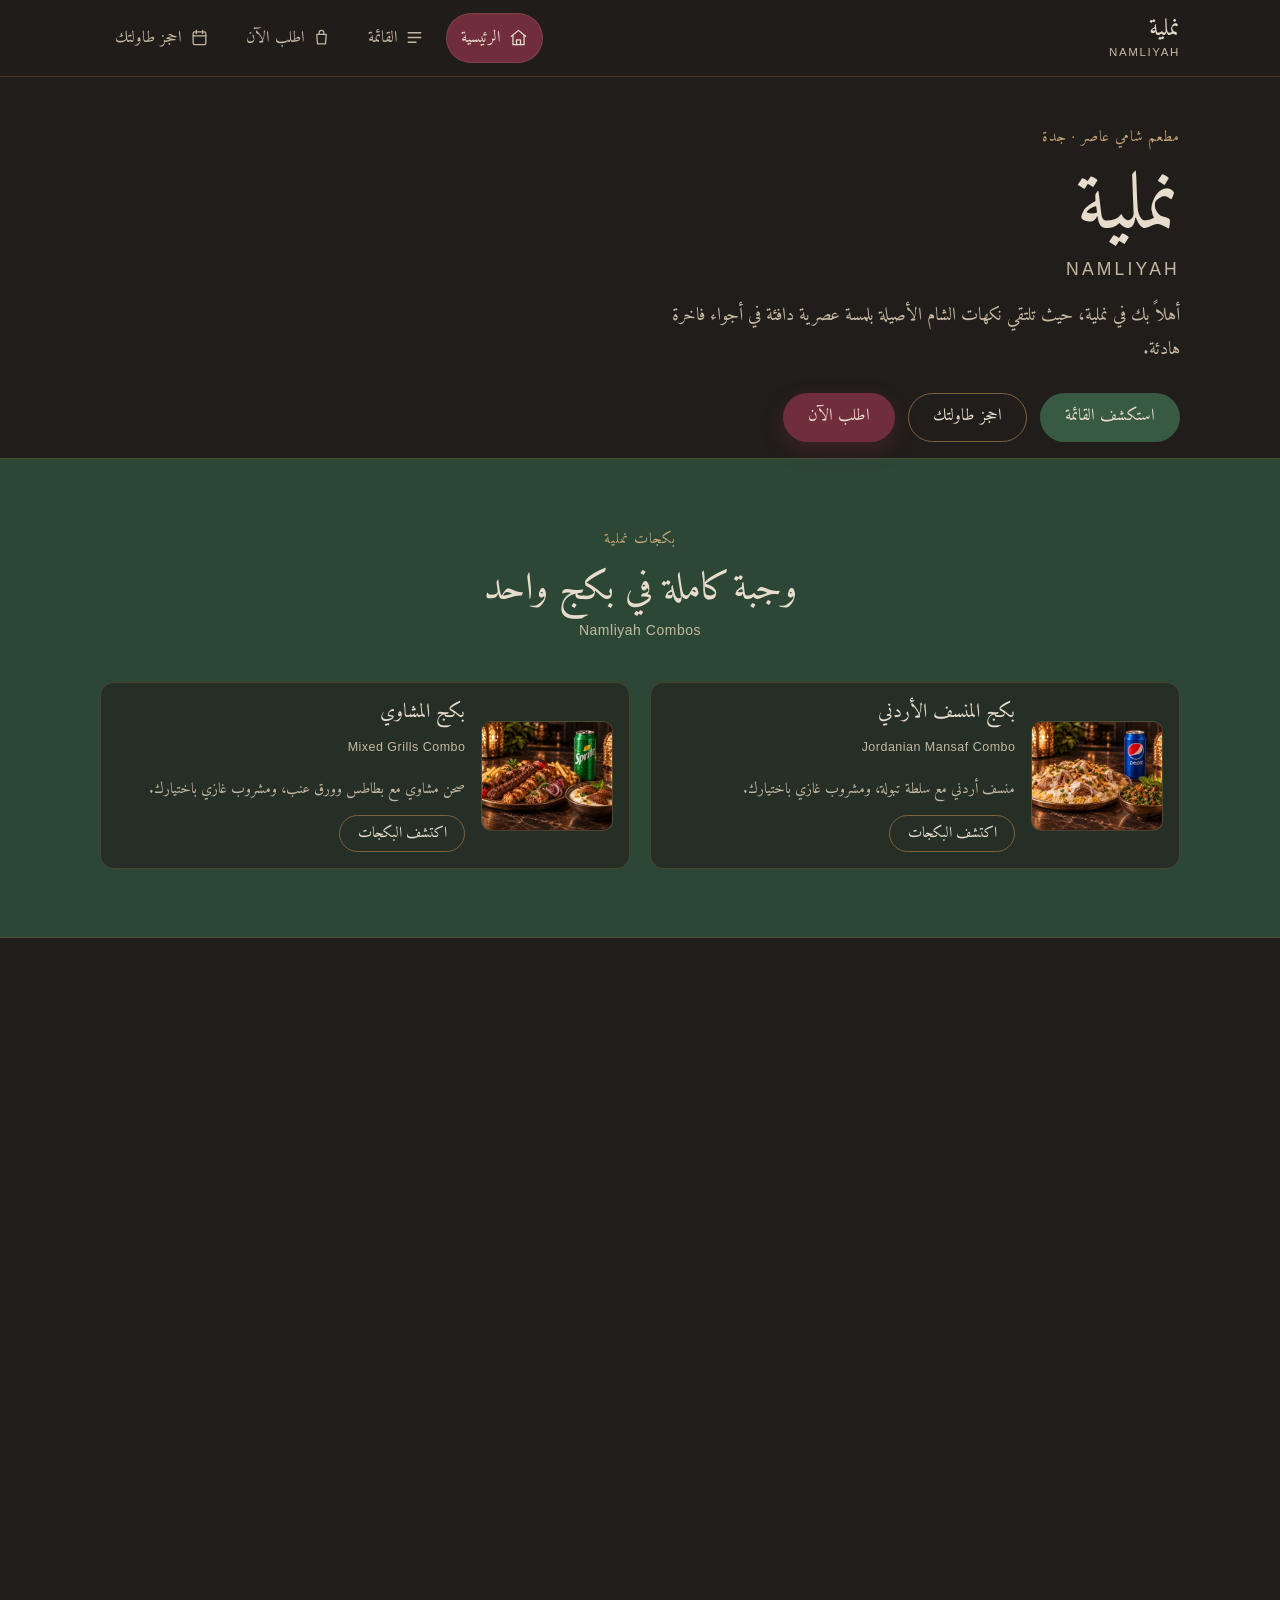
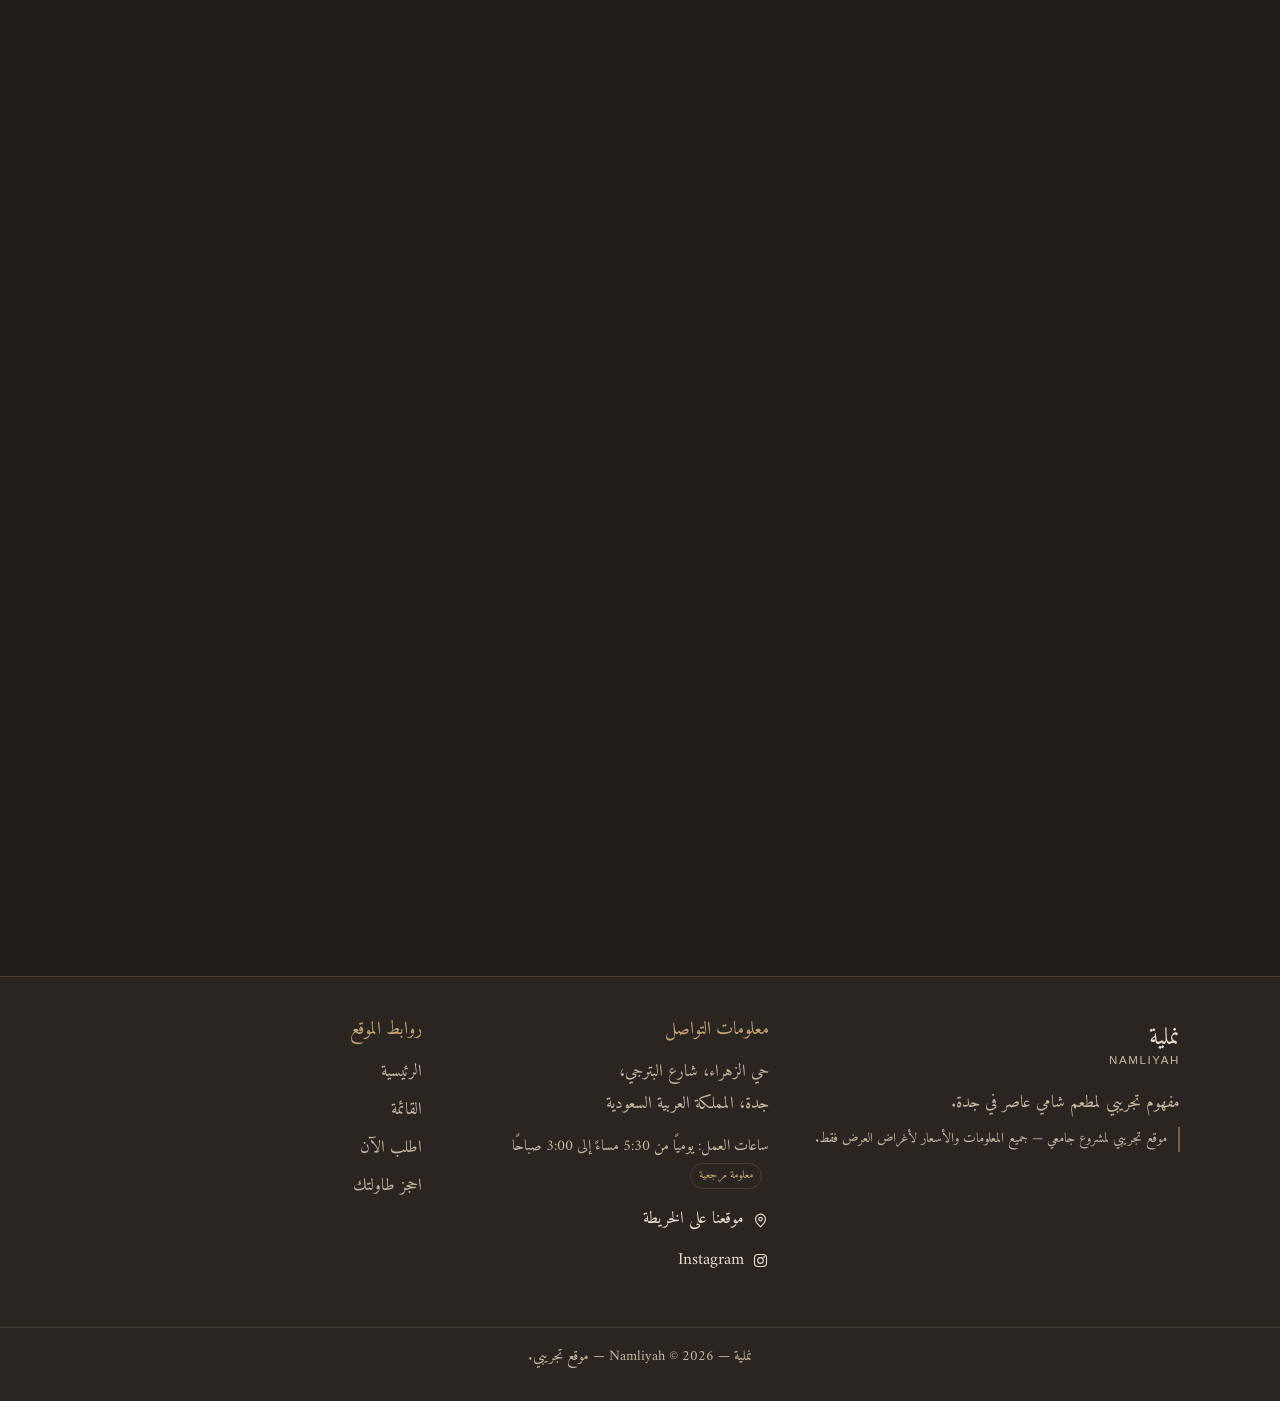
<file: تصميم جرافيكي/index.html>
<!DOCTYPE html>
<html lang="ar" dir="rtl">
<head>
  <meta charset="UTF-8">
  <meta name="viewport" content="width=device-width, initial-scale=1.0">
  <meta name="description" content="نملية — Namliyah | موقع تجريبي لمطعم شامي عاصر في جدة.">
  <title>نملية — Namliyah | الصفحة الرئيسية</title>

  <!-- خط أميري المحلي -->
  <link rel="preload" href="Amiri-Regular.ttf" as="font" type="font/ttf" crossorigin>
  <!-- ملف التنسيقات -->
  <link rel="stylesheet" href="css/style.css">
</head>

<body data-page="home">

  <!-- شريط التنقل — علوي على الكمبيوتر / سفلي على الجوال -->
  <header class="site-header">
    <div class="container header-inner">
      <a class="brand" href="index.html" aria-label="نملية — الصفحة الرئيسية">
        <span class="brand-ar">نملية</span>
        <span class="brand-en">Namliyah</span>
      </a>

      <nav class="main-nav" aria-label="التنقل الرئيسي">
        <a class="nav-link active" href="index.html" data-nav="home" aria-current="page">
          <svg class="nav-ico" viewBox="0 0 24 24" aria-hidden="true">
            <path d="M3 10.5 12 3l9 7.5"/><path d="M5 9.5V21h14V9.5"/><path d="M9.5 21v-6h5v6"/>
          </svg>
          <span>الرئيسية</span>
        </a>
        <a class="nav-link" href="menu.html" data-nav="menu">
          <svg class="nav-ico" viewBox="0 0 24 24" aria-hidden="true">
            <path d="M4 6h16M4 12h16M4 18h10"/>
          </svg>
          <span>القائمة</span>
        </a>
        <a class="nav-link" href="order.html" data-nav="order">
          <svg class="nav-ico" viewBox="0 0 24 24" aria-hidden="true">
            <path d="M6 8h12l-1 12H7L6 8Z"/><path d="M9 8V6a3 3 0 0 1 6 0v2"/>
          </svg>
          <span>اطلب الآن</span>
        </a>
        <a class="nav-link" href="reservation.html" data-nav="reservation">
          <svg class="nav-ico" viewBox="0 0 24 24" aria-hidden="true">
            <rect x="4" y="5" width="16" height="16" rx="2"/><path d="M8 3v4M16 3v4M4 10h16"/>
          </svg>
          <span>احجز طاولتك</span>
        </a>
      </nav>
    </div>
  </header>

  <!-- شعار الجوال أعلى الشاشة (يظهر فقط على الجوال) -->
  <div class="mobile-brand">
    <a class="brand" href="index.html" aria-label="نملية — الصفحة الرئيسية">
      <span class="brand-ar">نملية</span>
      <span class="brand-en">Namliyah</span>
    </a>
  </div>

  <main>
    <!-- ============ 1) القسم الرئيسي Hero ============ -->
    <section class="hero">
      <div class="container hero-grid hero-no-media">
        <div class="hero-text reveal">
          <p class="eyebrow">مطعم شامي عاصر &middot; جدة</p>
          <h1 class="hero-title">نملية</h1>
          <p class="hero-en">Namliyah</p>
          <p class="hero-welcome">
            أهلاً بك في نملية، حيث تلتقي نكهات الشام الأصيلة بلمسة عصرية دافئة في أجواء فاخرة هادئة.
          </p>
          <div class="hero-actions">
            <a class="btn btn-ghost" href="menu.html">استكشف القائمة</a>
            <a class="btn btn-outline" href="reservation.html">احجز طاولتك</a>
            <a class="btn btn-primary" href="order.html">اطلب الآن</a>
          </div>
        </div>
      </div>
    </section>

    <!-- ============ 1.1) بكجات نملية — قسم ترويجي مختصر ============ -->
    <section class="section combo-promo">
      <div class="container">
        <div class="section-head reveal">
          <p class="eyebrow">بكجات نملية</p>
          <h2 class="section-title">وجبة كاملة في بكج واحد</h2>
          <p class="section-en">Namliyah Combos</p>
        </div>
        <!-- تُملأ البطاقات تلقائيًا من js/combos-data.js -->
        <div class="combo-promo-grid" id="comboPromoGrid"></div>
      </div>
    </section>

    <!-- ============ 2) نبذة عن المطعم ============ -->
    <section class="section about" id="about">
      <div class="container about-grid about-no-media">
        <div class="about-text reveal">
          <p class="eyebrow">نبذة عن المطعم</p>
          <h2 class="section-title">نملية</h2>
          <p class="section-en">About Namliyah</p>
          <p>
            نملية مفهوم تجريبي لمطعم شامي معاصر يقدّم تجربة طعام تقوم على المكوّنات الطازجة،
            والأجواء الدافئة، والتفاصيل الفاخرة الهادئة. يجمع المكان بين أصالة المطبخ الشامي
            وروح التصميم الحديث.
          </p>
          <p>
            هذا الموقع مشروع تجريبي لأغراض العرض والتعليم، ولا يمثّل الموقع الرسمي للمطعم.
          </p>
          <a class="btn btn-outline" href="menu.html">تصفّح القائمة</a>
        </div>
      </div>
    </section>

    <!-- ============ 4) أطباق مميزة ============ -->
    <section class="section featured">
      <div class="container">
        <div class="section-head reveal">
          <p class="eyebrow">أطباق مميزة</p>
          <h2 class="section-title">من المطبخ</h2>
          <p class="section-en">Signature Dishes</p>
          <p class="section-lead">مختارات يعرضها المشروع من قائمة الطعام.</p>
        </div>

        <!-- تُملأ هذه المنطقة تلقائيًا من js/menu-data.js -->
        <div class="cards-grid" id="featuredGrid"></div>

        <!-- رسالة تظهر عندما تكون القائمة فارغة -->
        <div class="empty-state" id="featuredEmpty">
          <div class="empty-ico" aria-hidden="true">ن</div>
          <h3>أطباق مميزة قيد الإضافة</h3>
          <p>سيتم عرض الأطباق المختارة هنا بعد توفير بيانات القائمة.</p>
          <a class="btn btn-outline" href="menu.html">الانتقال إلى القائمة</a>
        </div>
      </div>
    </section>

    <!-- ============ 5) دعوات الإجراء ============ -->
    <section class="section cta">
      <div class="container">
        <div class="section-head reveal">
          <p class="eyebrow">ماذا تريد أن تفعل اليوم؟</p>
          <h2 class="section-title">ابدأ من هنا</h2>
          <p class="section-en">Get Started</p>
        </div>

        <div class="cta-grid">
          <a class="cta-card reveal" href="menu.html">
            <span class="cta-ico" aria-hidden="true">
              <svg viewBox="0 0 24 24"><path d="M4 6h16M4 12h16M4 18h10"/></svg>
            </span>
            <span class="cta-body">
              <h3>استكشف القائمة</h3>
              <p>تعرّف على فئات الطعام والأصناف المتاحة.</p>
            </span>
            <span class="cta-arrow" aria-hidden="true">&larr;</span>
          </a>

          <a class="cta-card reveal" href="reservation.html">
            <span class="cta-ico" aria-hidden="true">
              <svg viewBox="0 0 24 24"><rect x="4" y="5" width="16" height="16" rx="2"/><path d="M8 3v4M16 3v4M4 10h16"/></svg>
            </span>
            <span class="cta-body">
              <h3>احجز طاولتك</h3>
              <p>اختر التاريخ والوقت والطاولة المناسبة لك.</p>
            </span>
            <span class="cta-arrow" aria-hidden="true">&larr;</span>
          </a>

          <a class="cta-card reveal" href="order.html">
            <span class="cta-ico" aria-hidden="true">
              <svg viewBox="0 0 24 24"><path d="M6 8h12l-1 12H7L6 8Z"/><path d="M9 8V6a3 3 0 0 1 6 0v2"/></svg>
            </span>
            <span class="cta-body">
              <h3>اطلب الآن</h3>
              <p>أضف أصنافك إلى السلة وأكّد طلبك للاستلام.</p>
            </span>
            <span class="cta-arrow" aria-hidden="true">&larr;</span>
          </a>
        </div>
      </div>
    </section>
  </main>

  <!-- ============ التذييل ============ -->
  <footer class="site-footer">
    <div class="container footer-grid">
      <div class="footer-col">
        <a class="brand" href="index.html" aria-label="نملية — الصفحة الرئيسية">
          <span class="brand-ar">نملية</span>
          <span class="brand-en">Namliyah</span>
        </a>
        <p class="footer-note">مفهوم تجريبي لمطعم شامي عاصر في جدة.</p>
        <p class="footer-disclaimer">
          موقع تجريبي لمشروع جامعي — جميع المعلومات والأسعار لأغراض العرض فقط.
        </p>
      </div>

      <div class="footer-col">
        <h3 class="footer-title">معلومات التواصل</h3>
        <address class="footer-address">
          حي الزهراء، شارع البترجي،<br>
          جدة، المملكة العربية السعودية
        </address>
        <p class="footer-hours">
          ساعات العمل: يوميًا من 5:30 مساءً إلى 3:00 صباحًا
          <span class="tag">معلومة مرجعية</span>
        </p>

        <!-- TODO: استبدل قيمة href أدناه برابط Google Maps الرسمي للمطعم -->
        <a class="footer-link" href="#" data-placeholder="maps" target="_blank" rel="noopener">
          <svg class="ico" viewBox="0 0 24 24" aria-hidden="true">
            <path d="M12 21s7-6.1 7-11a7 7 0 1 0-14 0c0 4.9 7 11 7 11Z"/><circle cx="12" cy="10" r="2.5"/>
          </svg>
          موقعنا على الخريطة
        </a>

        <!-- TODO: استبدل قيمة href أدناه برابط حساب Instagram الرسمي -->
        <a class="footer-link" href="#" data-placeholder="instagram" target="_blank" rel="noopener">
          <svg class="ico" viewBox="0 0 24 24" aria-hidden="true">
            <rect x="3.5" y="3.5" width="17" height="17" rx="5"/><circle cx="12" cy="12" r="4"/><circle cx="17" cy="7" r="1.2" fill="currentColor" stroke="none"/>
          </svg>
          Instagram
        </a>
      </div>

      <div class="footer-col">
        <h3 class="footer-title">روابط الموقع</h3>
        <nav class="footer-nav" aria-label="روابط التذييل">
          <a href="index.html">الرئيسية</a>
          <a href="menu.html">القائمة</a>
          <a href="order.html">اطلب الآن</a>
          <a href="reservation.html">احجز طاولتك</a>
        </nav>
      </div>
    </div>

    <div class="footer-bottom">
      <div class="container">
        <p>نملية &mdash; Namliyah &copy; <span id="year">2026</span> &mdash; موقع تجريبي.</p>
      </div>
    </div>
  </footer>

  <!-- زر العودة إلى الأعلى -->
  <button class="back-to-top" id="backToTop" aria-label="العودة إلى الأعلى" title="العودة إلى الأعلى">
    <svg viewBox="0 0 24 24" aria-hidden="true"><path d="M12 19V5"/><path d="m6 11 6-6 6 6"/></svg>
  </button>

  <!-- حاوية رسائل Toast -->
  <div class="toast-wrap" id="toastWrap" aria-live="polite" aria-atomic="false"></div>

  <script src="js/image-meta.js"></script>
  <script src="js/menu-data.js"></script>
  <script src="js/combos-data.js"></script>
  <script src="js/script.js"></script>
</body>
</html>
</file>
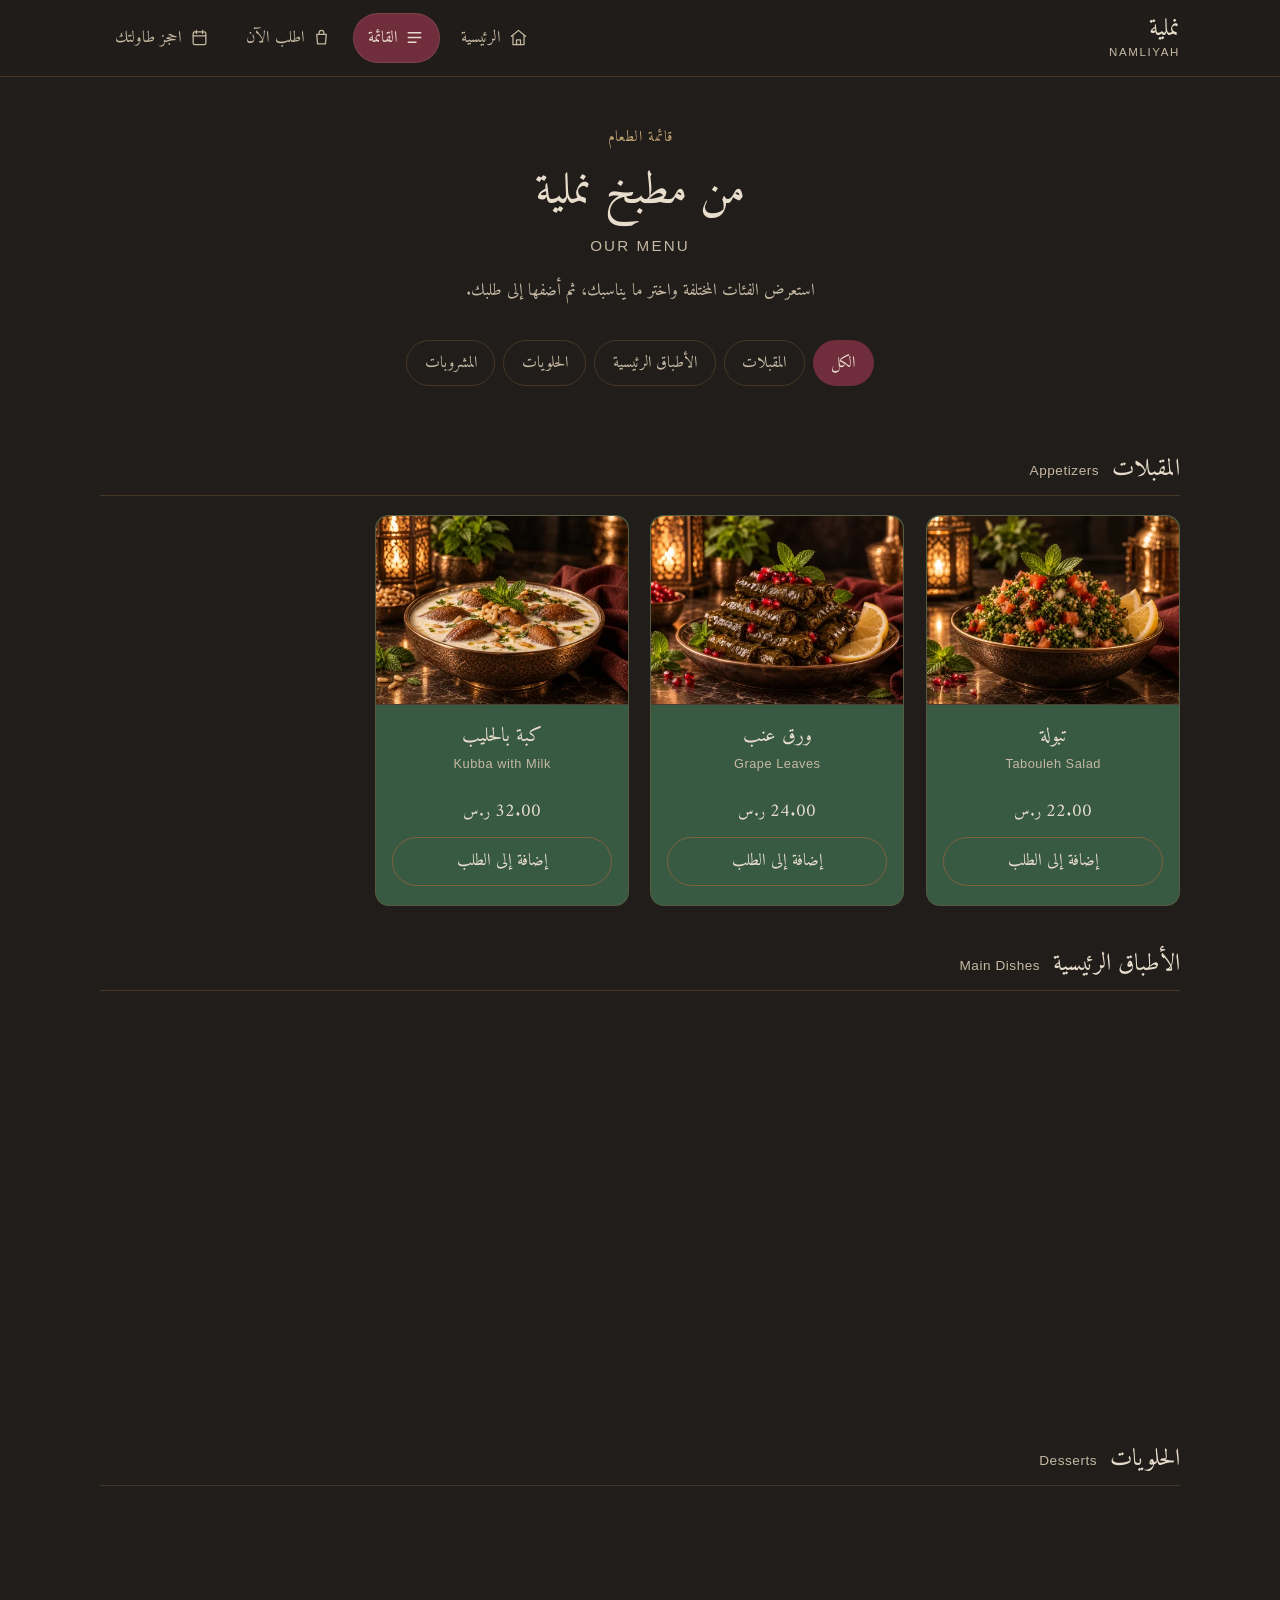
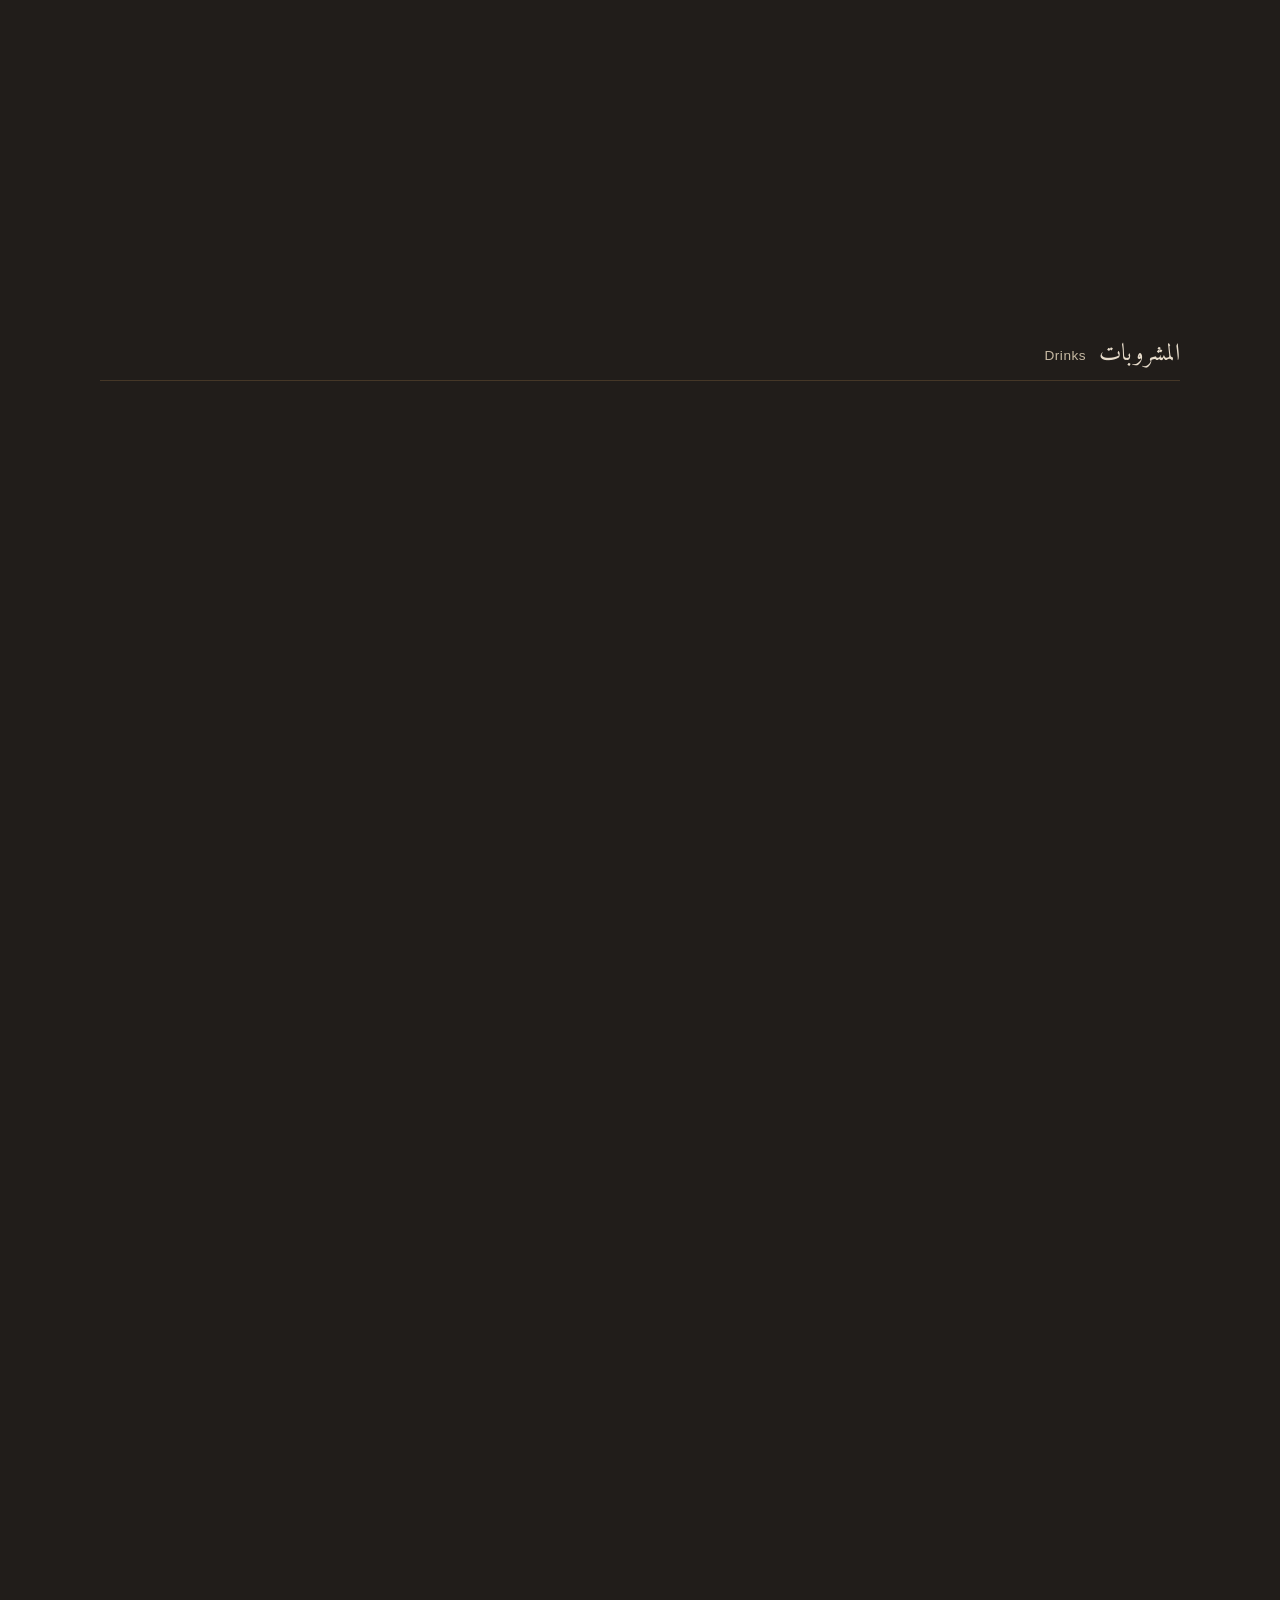
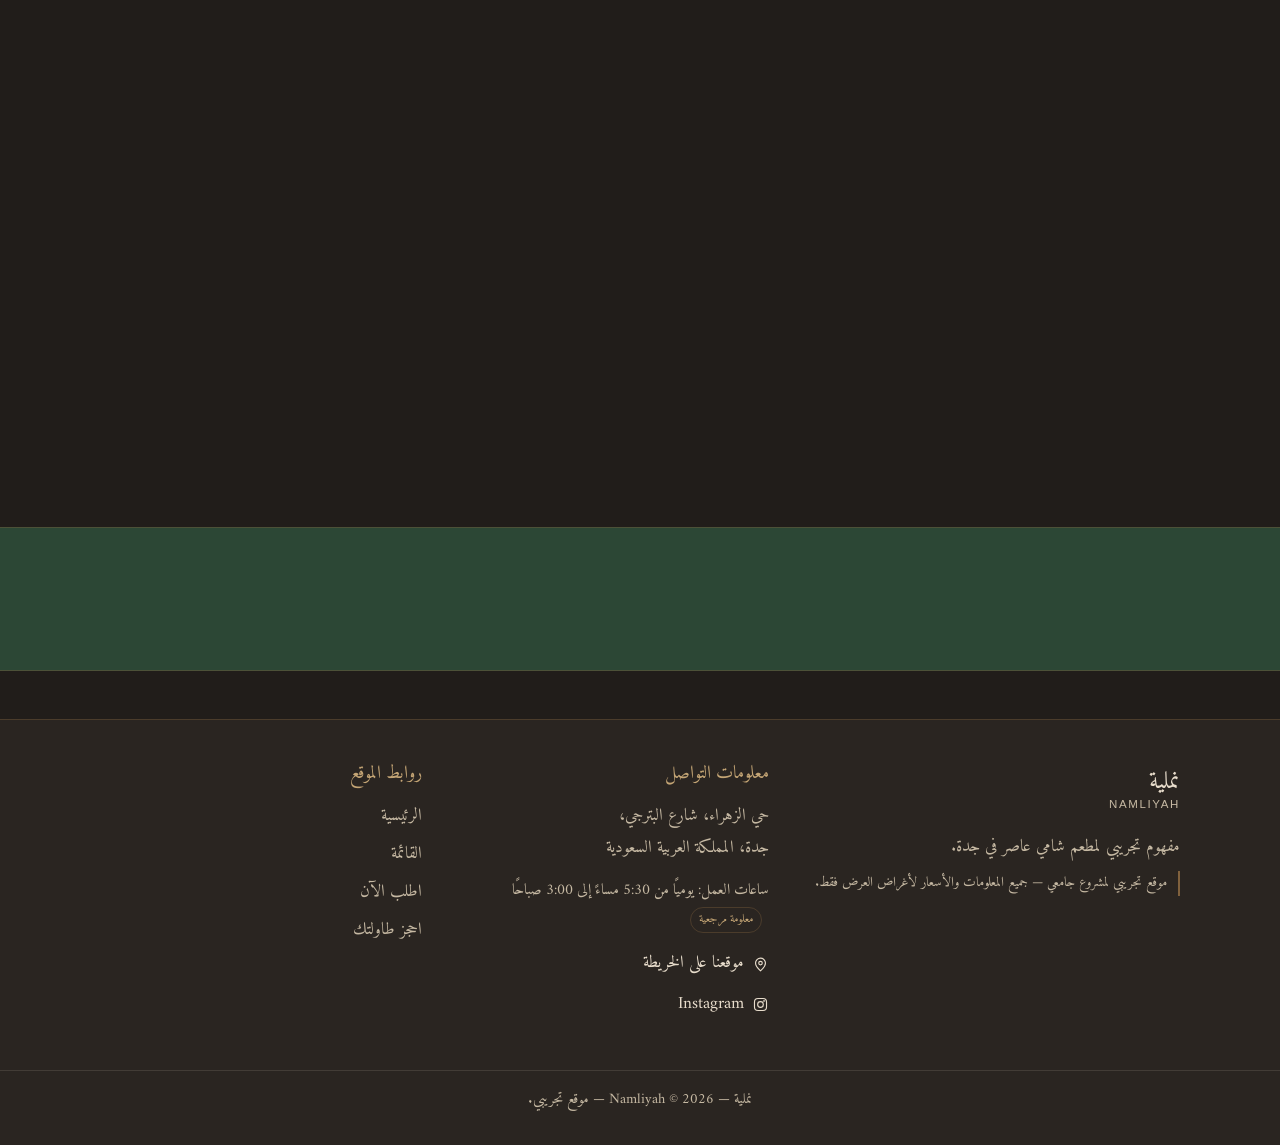
<file: تصميم جرافيكي/menu.html>
<!DOCTYPE html>
<html lang="ar" dir="rtl">
<head>
  <meta charset="UTF-8">
  <meta name="viewport" content="width=device-width, initial-scale=1.0">
  <meta name="description" content="قائمة طعام نملية — Namliyah | المقبلات والأطباق الرئيسية والمشاوي والحلويات والمشروبات.">
  <title>نملية — Namliyah | القائمة</title>

  <link rel="preload" href="Amiri-Regular.ttf" as="font" type="font/ttf" crossorigin>
  <link rel="stylesheet" href="css/style.css">
</head>

<body data-page="menu">

  <header class="site-header">
    <div class="container header-inner">
      <a class="brand" href="index.html" aria-label="نملية — الصفحة الرئيسية">
        <span class="brand-ar">نملية</span>
        <span class="brand-en">Namliyah</span>
      </a>

      <nav class="main-nav" aria-label="التنقل الرئيسي">
        <a class="nav-link" href="index.html" data-nav="home">
          <svg class="nav-ico" viewBox="0 0 24 24" aria-hidden="true">
            <path d="M3 10.5 12 3l9 7.5"/><path d="M5 9.5V21h14V9.5"/><path d="M9.5 21v-6h5v6"/>
          </svg>
          <span>الرئيسية</span>
        </a>
        <a class="nav-link active" href="menu.html" data-nav="menu" aria-current="page">
          <svg class="nav-ico" viewBox="0 0 24 24" aria-hidden="true">
            <path d="M4 6h16M4 12h16M4 18h10"/>
          </svg>
          <span>القائمة</span>
        </a>
        <a class="nav-link" href="order.html" data-nav="order">
          <svg class="nav-ico" viewBox="0 0 24 24" aria-hidden="true">
            <path d="M6 8h12l-1 12H7L6 8Z"/><path d="M9 8V6a3 3 0 0 1 6 0v2"/>
          </svg>
          <span>اطلب الآن</span>
        </a>
        <a class="nav-link" href="reservation.html" data-nav="reservation">
          <svg class="nav-ico" viewBox="0 0 24 24" aria-hidden="true">
            <rect x="4" y="5" width="16" height="16" rx="2"/><path d="M8 3v4M16 3v4M4 10h16"/>
          </svg>
          <span>احجز طاولتك</span>
        </a>
      </nav>
    </div>
  </header>

  <div class="mobile-brand">
    <a class="brand" href="index.html" aria-label="نملية — الصفحة الرئيسية">
      <span class="brand-ar">نملية</span>
      <span class="brand-en">Namliyah</span>
    </a>
  </div>

  <main>
    <!-- ترويسة الصفحة -->
    <section class="page-hero">
      <div class="container">
        <p class="eyebrow">قائمة الطعام</p>
        <h1 class="page-title">من مطبخ نملية</h1>
        <p class="page-en">Our Menu</p>
        <p class="page-lead">استعرض الفئات المختلفة واختر ما يناسبك، ثم أضفها إلى طلبك.</p>
      </div>
    </section>

    <!-- أزرار الفئات -->
    <section class="menu-filters">
      <div class="container">
        <div class="filter-bar" id="filterBar" role="tablist" aria-label="فئات القائمة"></div>
      </div>
    </section>

    <!-- أقسام القائمة — تُملأ تلقائيًا من js/menu-data.js -->
    <section class="section menu-list">
      <div class="container" id="menuContainer"></div>
    </section>

    <!-- حالة القائمة الفارغة -->
    <section class="section">
      <div class="container">
        <div class="empty-state" id="menuEmpty">
          <div class="empty-ico" aria-hidden="true">ن</div>
          <h3>قائمة الطعام قيد التحديث</h3>
          <p>
            لم تُضف الأصناف والأسعار بعد. يمكنك إضافتها في ملف
            <code>js/menu-data.js</code> ثم ستظهر هنا تلقائيًا.
          </p>
          <a class="btn btn-outline" href="order.html">الانتقال إلى صفحة الطلب</a>
        </div>
      </div>
    </section>

    <!-- بكجات نملية — قسم مستقل كامل التفاصيل -->
    <section class="section menu-combos" id="combos">
      <div class="container">
        <div class="section-head reveal">
          <p class="eyebrow">بكجات نملية</p>
          <h2 class="section-title">بكجات نملية | Namliyah Combos</h2>
          <p class="section-lead">وجبات مكوّنة مسبقًا تجمع بين الأصناف ومشروب باختيارك.</p>
        </div>
        <!-- تُملأ البطاقات تلقائيًا من js/combos-data.js -->
        <div class="combo-cards" id="comboCards"></div>
      </div>
    </section>

    <!-- دعوة للإجراء -->
    <section class="section cta-band">
      <div class="container cta-band-inner reveal">
        <div>
          <h2>جهّزت اختيارك؟</h2>
          <p>أضف الأصناف إلى السلة وأكّد طلبك للاستلام من الفرع.</p>
        </div>
        <a class="btn btn-primary" href="order.html">اطلب الآن</a>
      </div>
    </section>
  </main>

  <footer class="site-footer">
    <div class="container footer-grid">
      <div class="footer-col">
        <a class="brand" href="index.html" aria-label="نملية — الصفحة الرئيسية">
          <span class="brand-ar">نملية</span>
          <span class="brand-en">Namliyah</span>
        </a>
        <p class="footer-note">مفهوم تجريبي لمطعم شامي عاصر في جدة.</p>
        <p class="footer-disclaimer">
          موقع تجريبي لمشروع جامعي — جميع المعلومات والأسعار لأغراض العرض فقط.
        </p>
      </div>

      <div class="footer-col">
        <h3 class="footer-title">معلومات التواصل</h3>
        <address class="footer-address">
          حي الزهراء، شارع البترجي،<br>
          جدة، المملكة العربية السعودية
        </address>
        <p class="footer-hours">
          ساعات العمل: يوميًا من 5:30 مساءً إلى 3:00 صباحًا
          <span class="tag">معلومة مرجعية</span>
        </p>

        <!-- TODO: استبدل قيمة href أدناه برابط Google Maps الرسمي للمطعم -->
        <a class="footer-link" href="#" data-placeholder="maps" target="_blank" rel="noopener">
          <svg class="ico" viewBox="0 0 24 24" aria-hidden="true">
            <path d="M12 21s7-6.1 7-11a7 7 0 1 0-14 0c0 4.9 7 11 7 11Z"/><circle cx="12" cy="10" r="2.5"/>
          </svg>
          موقعنا على الخريطة
        </a>

        <!-- TODO: استبدل قيمة href أدناه برابط حساب Instagram الرسمي -->
        <a class="footer-link" href="#" data-placeholder="instagram" target="_blank" rel="noopener">
          <svg class="ico" viewBox="0 0 24 24" aria-hidden="true">
            <rect x="3.5" y="3.5" width="17" height="17" rx="5"/><circle cx="12" cy="12" r="4"/><circle cx="17" cy="7" r="1.2" fill="currentColor" stroke="none"/>
          </svg>
          Instagram
        </a>
      </div>

      <div class="footer-col">
        <h3 class="footer-title">روابط الموقع</h3>
        <nav class="footer-nav" aria-label="روابط التذييل">
          <a href="index.html">الرئيسية</a>
          <a href="menu.html">القائمة</a>
          <a href="order.html">اطلب الآن</a>
          <a href="reservation.html">احجز طاولتك</a>
        </nav>
      </div>
    </div>

    <div class="footer-bottom">
      <div class="container">
        <p>نملية &mdash; Namliyah &copy; <span id="year">2026</span> &mdash; موقع تجريبي.</p>
      </div>
    </div>
  </footer>

  <button class="back-to-top" id="backToTop" aria-label="العودة إلى الأعلى" title="العودة إلى الأعلى">
    <svg viewBox="0 0 24 24" aria-hidden="true"><path d="M12 19V5"/><path d="m6 11 6-6 6 6"/></svg>
  </button>

  <div class="toast-wrap" id="toastWrap" aria-live="polite" aria-atomic="false"></div>

  <script src="js/image-meta.js"></script>
  <script src="js/menu-data.js"></script>
  <script src="js/combos-data.js"></script>
  <script src="js/script.js"></script>
</body>
</html>
</file>
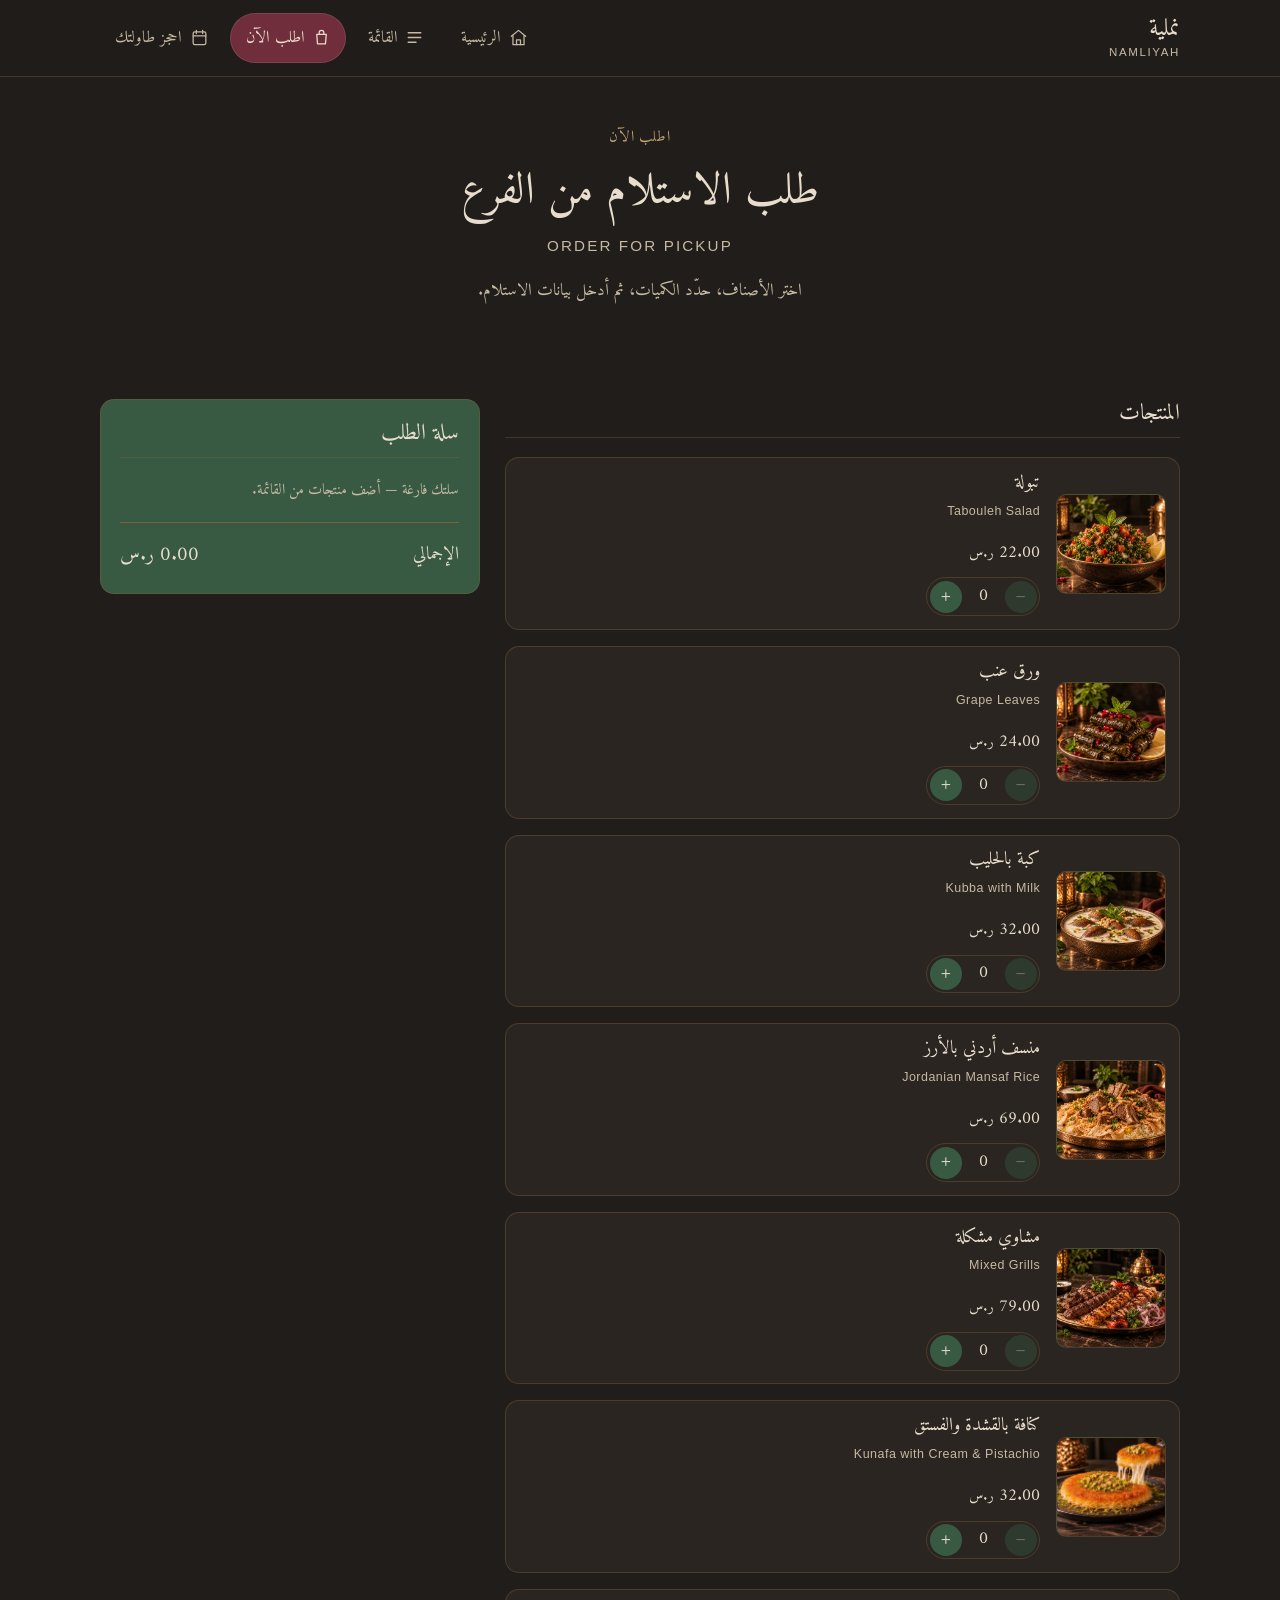
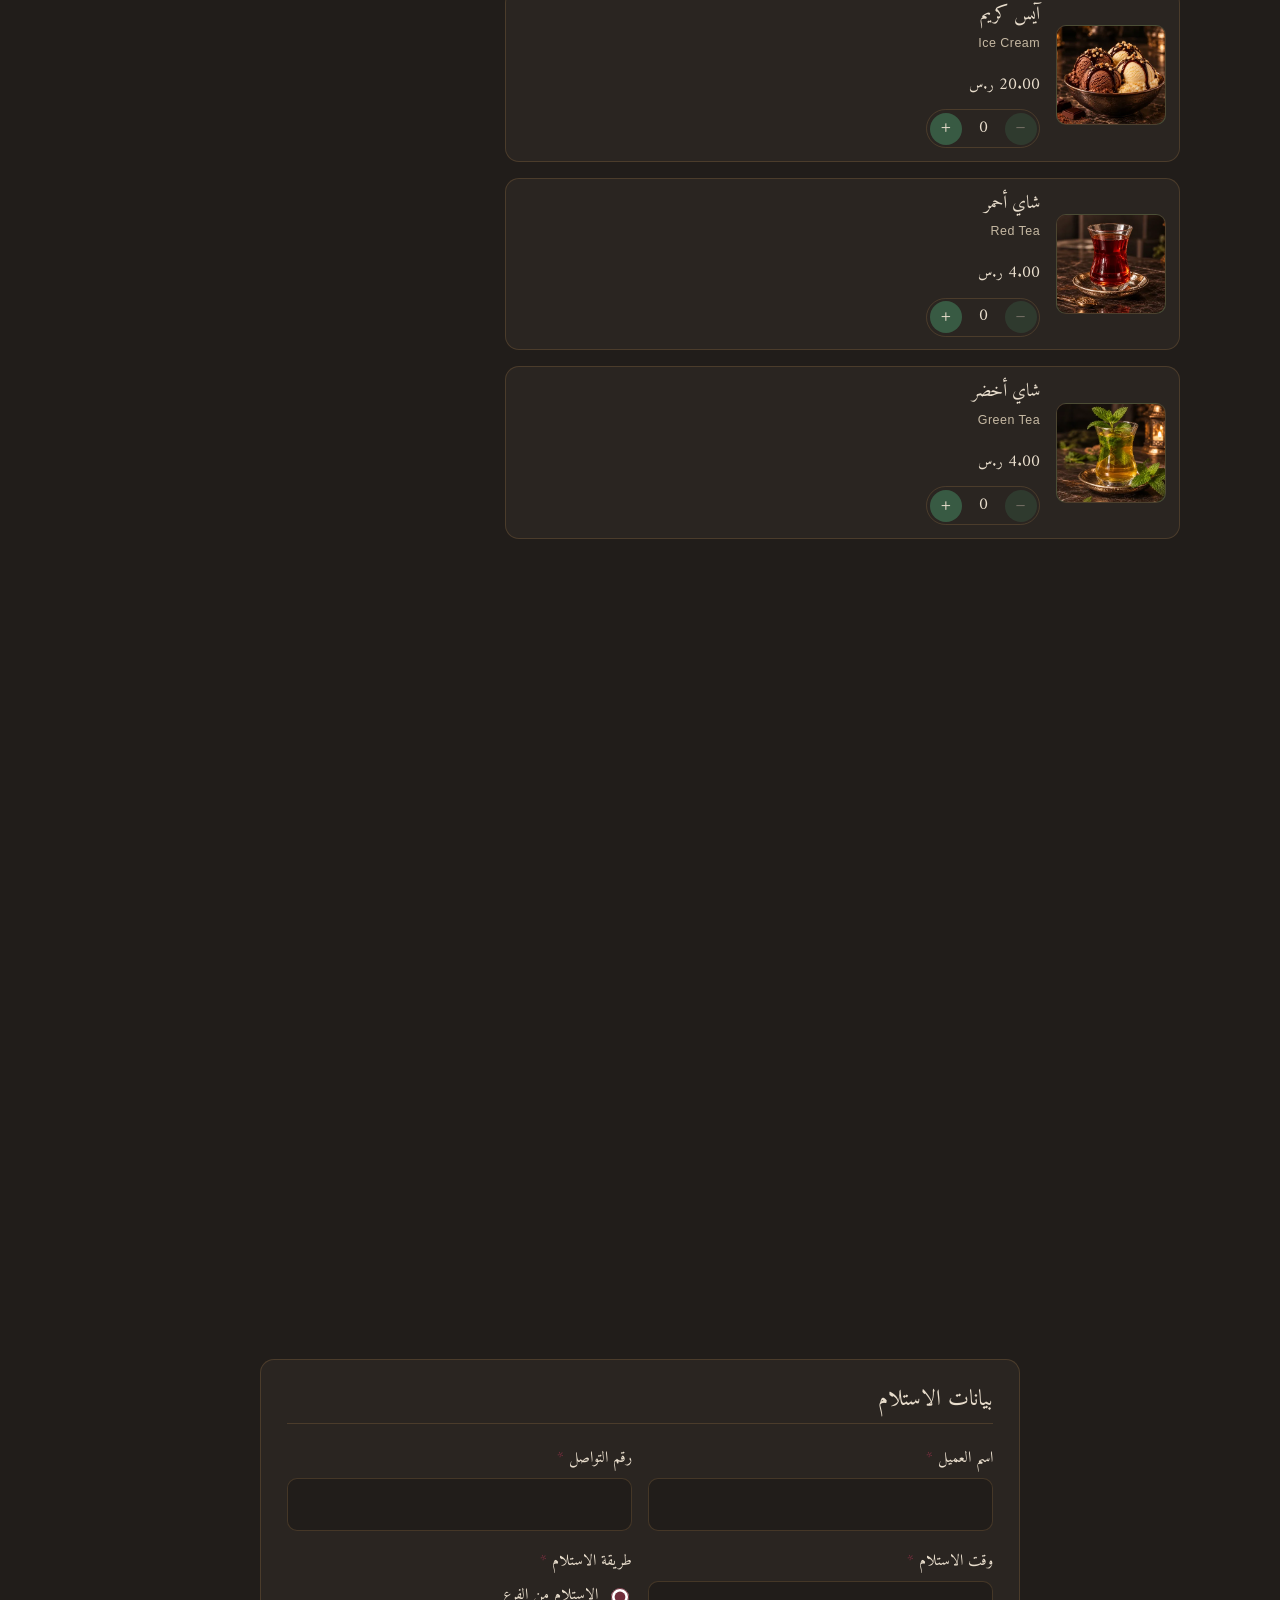
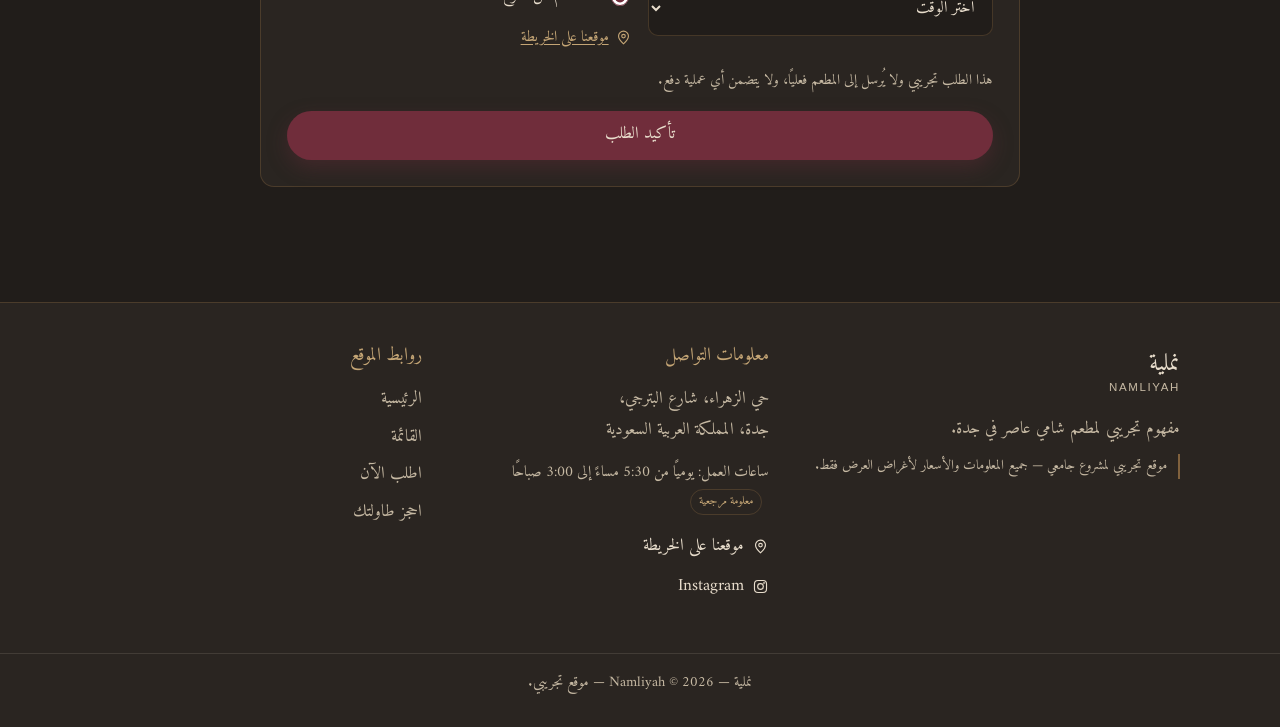
<file: تصميم جرافيكي/order.html>
<!DOCTYPE html>
<html lang="ar" dir="rtl">
<head>
  <meta charset="UTF-8">
  <meta name="viewport" content="width=device-width, initial-scale=1.0">
  <meta name="description" content="اطلب الآن من نملية — Namliyah | طلب تجريبي للاستلام من الفرع.">
  <title>نملية — Namliyah | اطلب الآن</title>

  <link rel="preload" href="Amiri-Regular.ttf" as="font" type="font/ttf" crossorigin>
  <link rel="stylesheet" href="css/style.css">
</head>

<body data-page="order">

  <header class="site-header">
    <div class="container header-inner">
      <a class="brand" href="index.html" aria-label="نملية — الصفحة الرئيسية">
        <span class="brand-ar">نملية</span>
        <span class="brand-en">Namliyah</span>
      </a>

      <nav class="main-nav" aria-label="التنقل الرئيسي">
        <a class="nav-link" href="index.html" data-nav="home">
          <svg class="nav-ico" viewBox="0 0 24 24" aria-hidden="true">
            <path d="M3 10.5 12 3l9 7.5"/><path d="M5 9.5V21h14V9.5"/><path d="M9.5 21v-6h5v6"/>
          </svg>
          <span>الرئيسية</span>
        </a>
        <a class="nav-link" href="menu.html" data-nav="menu">
          <svg class="nav-ico" viewBox="0 0 24 24" aria-hidden="true">
            <path d="M4 6h16M4 12h16M4 18h10"/>
          </svg>
          <span>القائمة</span>
        </a>
        <a class="nav-link active" href="order.html" data-nav="order" aria-current="page">
          <svg class="nav-ico" viewBox="0 0 24 24" aria-hidden="true">
            <path d="M6 8h12l-1 12H7L6 8Z"/><path d="M9 8V6a3 3 0 0 1 6 0v2"/>
          </svg>
          <span>اطلب الآن</span>
        </a>
        <a class="nav-link" href="reservation.html" data-nav="reservation">
          <svg class="nav-ico" viewBox="0 0 24 24" aria-hidden="true">
            <rect x="4" y="5" width="16" height="16" rx="2"/><path d="M8 3v4M16 3v4M4 10h16"/>
          </svg>
          <span>احجز طاولتك</span>
        </a>
      </nav>
    </div>
  </header>

  <div class="mobile-brand">
    <a class="brand" href="index.html" aria-label="نملية — الصفحة الرئيسية">
      <span class="brand-ar">نملية</span>
      <span class="brand-en">Namliyah</span>
    </a>
  </div>

  <main>
    <section class="page-hero">
      <div class="container">
        <p class="eyebrow">اطلب الآن</p>
        <h1 class="page-title">طلب الاستلام من الفرع</h1>
        <p class="page-en">Order for Pickup</p>
        <p class="page-lead">اختر الأصناف، حدّد الكميات، ثم أدخل بيانات الاستلام.</p>
      </div>
    </section>

    <!-- حالة عدم توفر منتجات -->
    <section class="section" id="orderEmptySection">
      <div class="container">
        <div class="empty-state" id="orderEmpty">
          <div class="empty-ico" aria-hidden="true">ن</div>
          <h3>لا توجد منتجات متاحة بعد</h3>
          <p>تُضاف المنتجات من ملف <code>js/menu-data.js</code> ثم تظهر هنا تلقائيًا.</p>
          <a class="btn btn-outline" href="menu.html">تصفّح القائمة</a>
        </div>
      </div>
    </section>

    <!--  Products + السلة -->
    <section class="section order-layout">
      <div class="container order-grid">

        <!-- المنتجات -->
        <div class="order-products">
          <h2 class="block-title">المنتجات</h2>
          <div id="orderProducts" class="product-list"></div>
        </div>

        <!-- سلة الطلب -->
        <aside class="cart" id="cartBox" aria-label="سلة الطلب">
          <h2 class="block-title">سلة الطلب</h2>

          <div id="cartItems" class="cart-items"></div>

          <div class="cart-empty" id="cartEmpty">
            سلتك فارغة — أضف منتجات من القائمة.
          </div>

          <div class="cart-total">
            <span>الإجمالي</span>
            <strong id="cartTotal">0.00 ر.س</strong>
          </div>
        </aside>
      </div>
    </section>

    <!-- بكجات نملية — إضافة سريعة للسلة -->
    <section class="section order-combos" id="combos">
      <div class="container">
        <div class="section-head reveal">
          <p class="eyebrow">بكجات نملية</p>
          <h2 class="section-title">أضف بكجًا إلى طلبك</h2>
          <p class="section-en">Quick Combos</p>
          <p class="section-lead">اختر المشروب ثم أضف البكج كعنصر واحد — مكوّناته محسوبة ضمن سعره ولا تُحسب مرتين.</p>
        </div>
        <!-- تُملأ البطاقات تلقائيًا من js/combos-data.js -->
        <div class="combo-quick-list" id="comboQuickList"></div>
      </div>
    </section>

    <!-- بيانات الاستلام -->
    <section class="section">
      <div class="container">
        <form class="form-card" id="orderForm" novalidate>
          <h2 class="block-title">بيانات الاستلام</h2>

          <div class="form-row">
            <div class="field">
              <label for="customerName">اسم العميل <span class="req">*</span></label>
              <input type="text" id="customerName" name="customerName" autocomplete="name" required>
              <small class="field-error" id="err-customerName">يرجى إدخال الاسم.</small>
            </div>

            <div class="field">
              <label for="customerPhone">رقم التواصل <span class="req">*</span></label>
              <input type="tel" id="customerPhone" name="customerPhone" inputmode="tel" autocomplete="tel" required>
              <small class="field-error" id="err-customerPhone">يرجى إدخال رقم تواصل صحيح.</small>
            </div>
          </div>

          <div class="form-row">
            <div class="field">
              <label for="orderTime">وقت الاستلام <span class="req">*</span></label>
              <select id="orderTime" name="orderTime" required>
                <option value="">اختر الوقت</option>
              </select>
              <small class="field-error" id="err-orderTime">يرجى اختيار وقت الاستلام.</small>
            </div>

            <div class="field">
              <span class="field-label">طريقة الاستلام <span class="req">*</span></span>
              <label class="check">
                <input type="radio" name="pickup" value="branch" checked required>
                <span>الاستلام من الفرع</span>
              </label>
              <!-- TODO: استبدل قيمة href بالمسار الرسمي للمطعم على Google Maps -->
              <a class="inline-link" href="#" data-placeholder="maps" target="_blank" rel="noopener">
                <svg class="ico" viewBox="0 0 24 24" aria-hidden="true">
                  <path d="M12 21s7-6.1 7-11a7 7 0 1 0-14 0c0 4.9 7 11 7 11Z"/><circle cx="12" cy="10" r="2.5"/>
                </svg>
                موقعنا على الخريطة
              </a>
            </div>
          </div>

          <p class="form-note">
            هذا الطلب تجريبي ولا يُرسل إلى المطعم فعليًا، ولا يتضمن أي عملية دفع.
          </p>

          <div class="form-actions">
            <button type="submit" class="btn btn-primary" id="confirmOrderBtn">تأكيد الطلب</button>
          </div>
        </form>

        <!-- ملخص الطلب ورسالة النجاح -->
        <div class="result-panel" id="orderResult" hidden></div>
      </div>
    </section>
  </main>

  <footer class="site-footer">
    <div class="container footer-grid">
      <div class="footer-col">
        <a class="brand" href="index.html" aria-label="نملية — الصفحة الرئيسية">
          <span class="brand-ar">نملية</span>
          <span class="brand-en">Namliyah</span>
        </a>
        <p class="footer-note">مفهوم تجريبي لمطعم شامي عاصر في جدة.</p>
        <p class="footer-disclaimer">
          موقع تجريبي لمشروع جامعي — جميع المعلومات والأسعار لأغراض العرض فقط.
        </p>
      </div>

      <div class="footer-col">
        <h3 class="footer-title">معلومات التواصل</h3>
        <address class="footer-address">
          حي الزهراء، شارع البترجي،<br>
          جدة، المملكة العربية السعودية
        </address>
        <p class="footer-hours">
          ساعات العمل: يوميًا من 5:30 مساءً إلى 3:00 صباحًا
          <span class="tag">معلومة مرجعية</span>
        </p>

        <!-- TODO: استبدل قيمة href أدناه برابط Google Maps الرسمي للمطعم -->
        <a class="footer-link" href="#" data-placeholder="maps" target="_blank" rel="noopener">
          <svg class="ico" viewBox="0 0 24 24" aria-hidden="true">
            <path d="M12 21s7-6.1 7-11a7 7 0 1 0-14 0c0 4.9 7 11 7 11Z"/><circle cx="12" cy="10" r="2.5"/>
          </svg>
          موقعنا على الخريطة
        </a>

        <!-- TODO: استبدل قيمة href أدناه برابط حساب Instagram الرسمي -->
        <a class="footer-link" href="#" data-placeholder="instagram" target="_blank" rel="noopener">
          <svg class="ico" viewBox="0 0 24 24" aria-hidden="true">
            <rect x="3.5" y="3.5" width="17" height="17" rx="5"/><circle cx="12" cy="12" r="4"/><circle cx="17" cy="7" r="1.2" fill="currentColor" stroke="none"/>
          </svg>
          Instagram
        </a>
      </div>

      <div class="footer-col">
        <h3 class="footer-title">روابط الموقع</h3>
        <nav class="footer-nav" aria-label="روابط التذييل">
          <a href="index.html">الرئيسية</a>
          <a href="menu.html">القائمة</a>
          <a href="order.html">اطلب الآن</a>
          <a href="reservation.html">احجز طاولتك</a>
        </nav>
      </div>
    </div>

    <div class="footer-bottom">
      <div class="container">
        <p>نملية &mdash; Namliyah &copy; <span id="year">2026</span> &mdash; موقع تجريبي.</p>
      </div>
    </div>
  </footer>

  <button class="back-to-top" id="backToTop" aria-label="العودة إلى الأعلى" title="العودة إلى الأعلى">
    <svg viewBox="0 0 24 24" aria-hidden="true"><path d="M12 19V5"/><path d="m6 11 6-6 6 6"/></svg>
  </button>

  <div class="toast-wrap" id="toastWrap" aria-live="polite" aria-atomic="false"></div>

  <script src="js/image-meta.js"></script>
  <script src="js/menu-data.js"></script>
  <script src="js/combos-data.js"></script>
  <script src="js/script.js"></script>
</body>
</html>
</file>
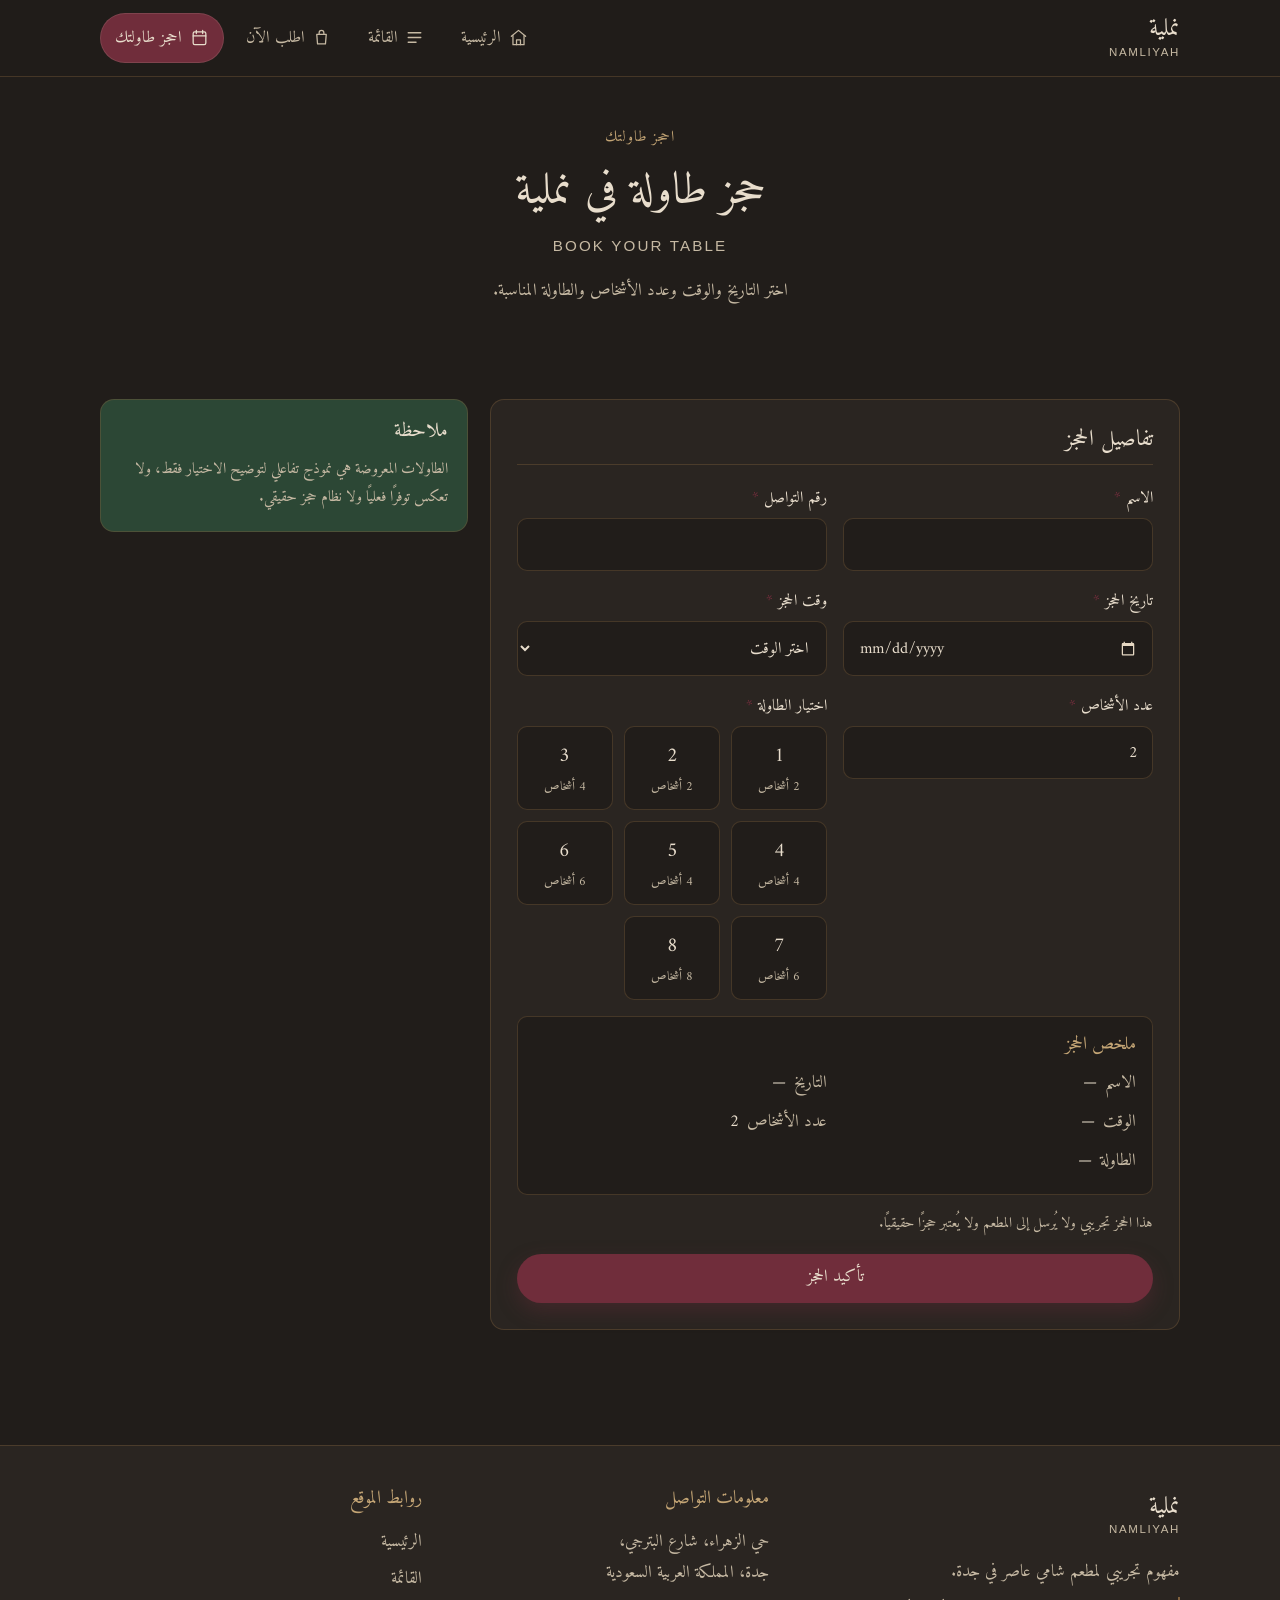
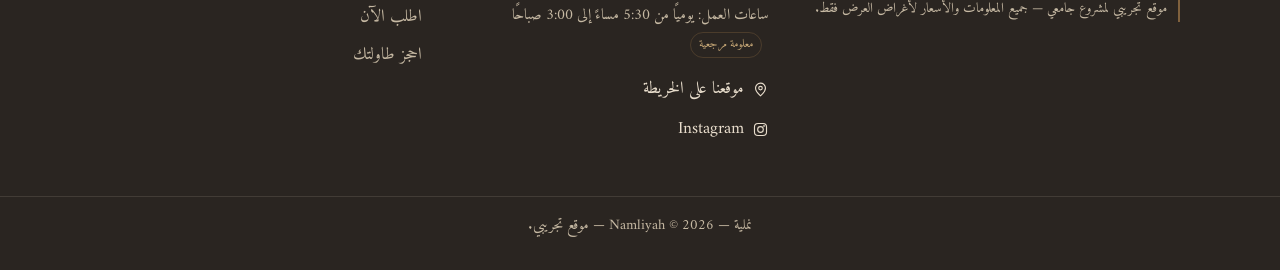
<file: تصميم جرافيكي/reservation.html>
<!DOCTYPE html>
<html lang="ar" dir="rtl">
<head>
  <meta charset="UTF-8">
  <meta name="viewport" content="width=device-width, initial-scale=1.0">
  <meta name="description" content="احجز طاولتك في نملية — Namliyah | حجز تجريبي.">
  <title>نملية — Namliyah | احجز طاولتك</title>

  <link rel="preload" href="Amiri-Regular.ttf" as="font" type="font/ttf" crossorigin>
  <link rel="stylesheet" href="css/style.css">
</head>

<body data-page="reservation">

  <header class="site-header">
    <div class="container header-inner">
      <a class="brand" href="index.html" aria-label="نملية — الصفحة الرئيسية">
        <span class="brand-ar">نملية</span>
        <span class="brand-en">Namliyah</span>
      </a>

      <nav class="main-nav" aria-label="التنقل الرئيسي">
        <a class="nav-link" href="index.html" data-nav="home">
          <svg class="nav-ico" viewBox="0 0 24 24" aria-hidden="true">
            <path d="M3 10.5 12 3l9 7.5"/><path d="M5 9.5V21h14V9.5"/><path d="M9.5 21v-6h5v6"/>
          </svg>
          <span>الرئيسية</span>
        </a>
        <a class="nav-link" href="menu.html" data-nav="menu">
          <svg class="nav-ico" viewBox="0 0 24 24" aria-hidden="true">
            <path d="M4 6h16M4 12h16M4 18h10"/>
          </svg>
          <span>القائمة</span>
        </a>
        <a class="nav-link" href="order.html" data-nav="order">
          <svg class="nav-ico" viewBox="0 0 24 24" aria-hidden="true">
            <path d="M6 8h12l-1 12H7L6 8Z"/><path d="M9 8V6a3 3 0 0 1 6 0v2"/>
          </svg>
          <span>اطلب الآن</span>
        </a>
        <a class="nav-link active" href="reservation.html" data-nav="reservation" aria-current="page">
          <svg class="nav-ico" viewBox="0 0 24 24" aria-hidden="true">
            <rect x="4" y="5" width="16" height="16" rx="2"/><path d="M8 3v4M16 3v4M4 10h16"/>
          </svg>
          <span>احجز طاولتك</span>
        </a>
      </nav>
    </div>
  </header>

  <div class="mobile-brand">
    <a class="brand" href="index.html" aria-label="نملية — الصفحة الرئيسية">
      <span class="brand-ar">نملية</span>
      <span class="brand-en">Namliyah</span>
    </a>
  </div>

  <main>
    <section class="page-hero">
      <div class="container">
        <p class="eyebrow">احجز طاولتك</p>
        <h1 class="page-title">حجز طاولة في نملية</h1>
        <p class="page-en">Book Your Table</p>
        <p class="page-lead">اختر التاريخ والوقت وعدد الأشخاص والطاولة المناسبة.</p>
      </div>
    </section>

    <section class="section">
      <div class="container reservation-layout">

        <!-- نموذج الحجز -->
        <form class="form-card" id="reservationForm" novalidate>
          <h2 class="block-title">تفاصيل الحجز</h2>

          <div class="form-row">
            <div class="field">
              <label for="guestName">الاسم <span class="req">*</span></label>
              <input type="text" id="guestName" name="guestName" autocomplete="name" required>
              <small class="field-error" id="err-guestName">يرجى إدخال الاسم.</small>
            </div>

            <div class="field">
              <label for="guestPhone">رقم التواصل <span class="req">*</span></label>
              <input type="tel" id="guestPhone" name="guestPhone" inputmode="tel" autocomplete="tel" required>
              <small class="field-error" id="err-guestPhone">يرجى إدخال رقم تواصل صحيح.</small>
            </div>
          </div>

          <div class="form-row">
            <div class="field">
              <label for="resDate">تاريخ الحجز <span class="req">*</span></label>
              <input type="date" id="resDate" name="resDate" required>
              <small class="field-error" id="err-resDate">يرجى اختيار تاريخ صحيح.</small>
            </div>

            <div class="field">
              <label for="resTime">وقت الحجز <span class="req">*</span></label>
              <select id="resTime" name="resTime" required>
                <option value="">اختر الوقت</option>
              </select>
              <small class="field-error" id="err-resTime">يرجى اختيار وقت الحجز.</small>
            </div>
          </div>

          <div class="form-row">
            <div class="field">
              <label for="guests">عدد الأشخاص <span class="req">*</span></label>
              <input type="number" id="guests" name="guests" min="1" max="8" step="1" value="2" required>
              <small class="field-error" id="err-guests">عدد الأشخاص من 1 إلى 8.</small>
            </div>

            <div class="field">
              <span class="field-label">اختيار الطاولة <span class="req">*</span></span>
              <div class="table-grid" id="tableGrid" role="radiogroup" aria-label="اختر طاولة"></div>
              <small class="field-error" id="err-table">يرجى اختيار طاولة.</small>
            </div>
          </div>

          <!-- ملخص الحجز قبل التأكيد -->
          <div class="summary" id="reservationSummary" aria-live="polite">
            <h3>ملخص الحجز</h3>
            <dl class="summary-list">
              <div><dt>الاسم</dt><dd id="sumName">—</dd></div>
              <div><dt>التاريخ</dt><dd id="sumDate">—</dd></div>
              <div><dt>الوقت</dt><dd id="sumTime">—</dd></div>
              <div><dt>عدد الأشخاص</dt><dd id="sumGuests">—</dd></div>
              <div><dt>الطاولة</dt><dd id="sumTable">—</dd></div>
            </dl>
          </div>

          <p class="form-note">
            هذا الحجز تجريبي ولا يُرسل إلى المطعم ولا يُعتبر حجزًا حقيقيًا.
          </p>

          <div class="form-actions">
            <button type="submit" class="btn btn-primary" id="confirmReservationBtn">تأكيد الحجز</button>
          </div>
        </form>

        <!-- رسالة النجاح -->
        <div class="result-panel" id="reservationResult" hidden></div>

        <!-- ملاحظة جانبية -->
        <aside class="reservation-aside">
          <div class="aside-card reveal">
            <h3>ملاحظة</h3>
            <p>
              الطاولات المعروضة هي نموذج تفاعلي لتوضيح الاختيار فقط، ولا تعكس توفرًا فعليًا
              ولا نظام حجز حقيقي.
            </p>
          </div>
        </aside>
      </div>
    </section>
  </main>

  <footer class="site-footer">
    <div class="container footer-grid">
      <div class="footer-col">
        <a class="brand" href="index.html" aria-label="نملية — الصفحة الرئيسية">
          <span class="brand-ar">نملية</span>
          <span class="brand-en">Namliyah</span>
        </a>
        <p class="footer-note">مفهوم تجريبي لمطعم شامي عاصر في جدة.</p>
        <p class="footer-disclaimer">
          موقع تجريبي لمشروع جامعي — جميع المعلومات والأسعار لأغراض العرض فقط.
        </p>
      </div>

      <div class="footer-col">
        <h3 class="footer-title">معلومات التواصل</h3>
        <address class="footer-address">
          حي الزهراء، شارع البترجي،<br>
          جدة، المملكة العربية السعودية
        </address>
        <p class="footer-hours">
          ساعات العمل: يوميًا من 5:30 مساءً إلى 3:00 صباحًا
          <span class="tag">معلومة مرجعية</span>
        </p>

        <!-- TODO: استبدل قيمة href أدناه برابط Google Maps الرسمي للمطعم -->
        <a class="footer-link" href="#" data-placeholder="maps" target="_blank" rel="noopener">
          <svg class="ico" viewBox="0 0 24 24" aria-hidden="true">
            <path d="M12 21s7-6.1 7-11a7 7 0 1 0-14 0c0 4.9 7 11 7 11Z"/><circle cx="12" cy="10" r="2.5"/>
          </svg>
          موقعنا على الخريطة
        </a>

        <!-- TODO: استبدل قيمة href أدناه برابط حساب Instagram الرسمي -->
        <a class="footer-link" href="#" data-placeholder="instagram" target="_blank" rel="noopener">
          <svg class="ico" viewBox="0 0 24 24" aria-hidden="true">
            <rect x="3.5" y="3.5" width="17" height="17" rx="5"/><circle cx="12" cy="12" r="4"/><circle cx="17" cy="7" r="1.2" fill="currentColor" stroke="none"/>
          </svg>
          Instagram
        </a>
      </div>

      <div class="footer-col">
        <h3 class="footer-title">روابط الموقع</h3>
        <nav class="footer-nav" aria-label="روابط التذييل">
          <a href="index.html">الرئيسية</a>
          <a href="menu.html">القائمة</a>
          <a href="order.html">اطلب الآن</a>
          <a href="reservation.html">احجز طاولتك</a>
        </nav>
      </div>
    </div>

    <div class="footer-bottom">
      <div class="container">
        <p>نملية &mdash; Namliyah &copy; <span id="year">2026</span> &mdash; موقع تجريبي.</p>
      </div>
    </div>
  </footer>

  <button class="back-to-top" id="backToTop" aria-label="العودة إلى الأعلى" title="العودة إلى الأعلى">
    <svg viewBox="0 0 24 24" aria-hidden="true"><path d="M12 19V5"/><path d="m6 11 6-6 6 6"/></svg>
  </button>

  <div class="toast-wrap" id="toastWrap" aria-live="polite" aria-atomic="false"></div>

  <script src="js/image-meta.js"></script>
  <script src="js/menu-data.js"></script>
  <script src="js/script.js"></script>
</body>
</html>
</file>
<file: تصميم جرافيكي/css/style.css>
/* ==========================================================================
   نملية — Namliyah | style.css
   الهوية: Modern Levantine Dark Luxury
   ========================================================================== */

/* --------------------------------------------------------------------------
   1) متغيرات الألوان والخطوط والأبعاد
   -------------------------------------------------------------------------- */
:root {
  /* لوحة الألوان المعتمدة */
  --charcoal: #211D1A;   /* الخلفية الرئيسية */
  --charcoal-2: #2A2521; /* أسطح أفتح قليلًا */
  --charcoal-3: #332C26; /* حدود/أسطح ثانوية */
  --green: #385A43;      /* الأخضر العميق */
  --green-2: #2C4735;    /* أخضر أغمق */
  --maroon: #702D3B;     /* العنابي — أزرار CTA */
  --maroon-2: #5A232E;   /* عنابي أغمق عند التمرير */
  --gold: #80613D;       /* الذهبي المعتّق — تفاصيل */
  --gold-2: #A3805A;     /* ذهبي أفتح للحدود والزخارف */
  --gold-text: #C4A575;  /* ذهبي أفتح للنصوص الصغيرة على الفحمي */
  --ivory: #E8DDCC;      /* العاجي الدافئ — النصوص */
  --ivory-dim: #C6B9A3;  /* عاجي باهت للنصوص الثانوية */
  --line: rgba(128, 97, 61, .38); /* حدود ذهبية رفيعة */
  --line-soft: rgba(232, 221, 204, .12);

  /* أبعاد */
  --header-h: 76px;
  --nav-h: 70px;
  --radius: 14px;
  --radius-sm: 10px;
  --shadow: 0 12px 32px rgba(0, 0, 0, .38);
  --container: 1120px;

  /* الخطوط */
  --font-ar: 'Amiri', 'Traditional Arabic', 'Times New Roman', serif;
  --font-en: 'Segoe UI', Tahoma, Arial, sans-serif;

  /* حركة */
  --ease: cubic-bezier(.22, .61, .36, 1);
  --dur: .28s;
}

/* --------------------------------------------------------------------------
   2) خط أميري المحلي
   -------------------------------------------------------------------------- */
@font-face {
  font-family: 'Amiri';
  src: url('../Amiri-Regular.ttf') format('truetype');
  font-weight: 400 700; /* الملف المتوفر هو Regular فقط */
  font-style: normal;
  font-display: swap;
}

/* --------------------------------------------------------------------------
   3) إعادة ضبط وإعدادات عامة + RTL
   -------------------------------------------------------------------------- */
*,
*::before,
*::after { box-sizing: border-box; }

html {
  scroll-behavior: smooth;
  -webkit-text-size-adjust: 100%;
}

body {
  margin: 0;
  min-height: 100vh;
  background: var(--charcoal);
  color: var(--ivory);
  font-family: var(--font-ar);
  font-size: 17px;
  line-height: 1.85;
  padding-top: var(--header-h); /* مساحة للشريط العلوي الثابت */
  text-rendering: optimizeLegibility;
}

img { max-width: 100%; display: block; }

a {
  color: inherit;
  text-decoration: none;
  transition: color var(--dur) var(--ease);
}

h1, h2, h3, h4 {
  margin: 0 0 .5em;
  line-height: 1.35;
  font-weight: 700;
  color: var(--ivory);
}

p { margin: 0 0 1em; }

button { font-family: inherit; }

:focus-visible {
  outline: 2px solid var(--gold-2);
  outline-offset: 3px;
  border-radius: 4px;
}

/* إخفاء عنصر بشكل واضح لذوي الاحتياجات الخاصة */
.visually-hidden {
  position: absolute !important;
  width: 1px; height: 1px;
  padding: 0; margin: -1px;
  overflow: hidden; clip: rect(0 0 0 0);
  white-space: nowrap; border: 0;
}

.container {
  width: 100%;
  max-width: var(--container);
  margin-inline: auto;
  padding-inline: 20px;
}

/* النص الإنجليزي: يظهر أسفل العربي وبمحاذاة اليمين */
.en,
.section-en,
.page-en,
.hero-en,
.brand-en {
  display: inline-block;
  font-family: var(--font-en);
  direction: ltr;
  text-align: right;
  color: var(--ivory-dim);
  font-size: .82em;
  letter-spacing: .04em;
  line-height: 1.5;
}

/* --------------------------------------------------------------------------
   4) عناصر مشتركة: العناوين، الأزرار، الأطر
   -------------------------------------------------------------------------- */
.eyebrow {
  margin: 0 0 .6rem;
  color: var(--gold-text);
  font-size: .95rem;
  letter-spacing: .06em;
}

.section-title {
  margin: 0;
  font-size: clamp(1.7rem, 3.4vw, 2.4rem);
}

.section-en { margin: .1rem 0 0; }

.section-lead {
  max-width: 620px;
  margin: .8rem auto 0;
  color: var(--ivory-dim);
}

.section-head {
  text-align: center;
  margin-bottom: 2.2rem;
}

.section { padding: 4.2rem 0; }

/* الأزرار */
.btn {
  display: inline-flex;
  align-items: center;
  justify-content: center;
  gap: .5rem;
  padding: .8rem 1.5rem;
  border: 1px solid transparent;
  border-radius: 999px;
  font-family: var(--font-ar);
  font-size: 1.05rem;
  line-height: 1.3;
  cursor: pointer;
  transition: transform var(--dur) var(--ease),
              background var(--dur) var(--ease),
              border-color var(--dur) var(--ease),
              box-shadow var(--dur) var(--ease);
}

.btn:active { transform: translateY(1px); }

.btn-primary {
  background: var(--maroon);
  color: var(--ivory);
  box-shadow: 0 8px 20px rgba(112, 45, 59, .35);
}
.btn-primary:hover {
  background: var(--maroon-2);
  transform: translateY(-2px);
}

.btn-outline {
  background: transparent;
  color: var(--ivory);
  border-color: var(--gold);
}
.btn-outline:hover {
  background: rgba(128, 97, 61, .16);
  border-color: var(--gold-2);
  transform: translateY(-2px);
}

.btn-ghost {
  background: var(--green);
  color: var(--ivory);
}
.btn-ghost:hover {
  background: var(--green-2);
  transform: translateY(-2px);
}

/* إطار الصور مع بديل أنيق عند غياب الصورة */
.media-frame {
  position: relative;
  overflow: hidden;
  border: 1px solid var(--line);
  border-radius: var(--radius);
  background: linear-gradient(160deg, var(--charcoal-2), var(--green-2));
  aspect-ratio: 4 / 3;
}
.media-frame::before {
  content: 'ن';
  position: absolute;
  inset: 0;
  display: grid;
  place-items: center;
  color: var(--gold);
  font-size: 3rem;
  opacity: .55;
}
.media-frame img {
  position: absolute;
  inset: 0;
  width: 100%;
  height: 100%;
  object-fit: cover;
  object-position: center;
}
.media-frame img.is-missing { display: none; }

/* حالة فارغة */
.empty-state {
  max-width: 560px;
  margin-inline: auto;
  padding: 2.5rem 1.5rem;
  text-align: center;
  background: var(--charcoal-2);
  border: 1px dashed var(--line);
  border-radius: var(--radius);
}
.empty-state h3 { margin: .8rem 0 .4rem; font-size: 1.4rem; }
.empty-state p { color: var(--ivory-dim); }
.empty-state .btn { margin-top: 1rem; }
.empty-state code {
  font-family: var(--font-en);
  direction: ltr;
  background: rgba(128, 97, 61, .18);
  padding: .1em .4em;
  border-radius: 6px;
  font-size: .9em;
}
.empty-ico {
  width: 64px; height: 64px;
  margin-inline: auto;
  display: grid;
  place-items: center;
  border: 1px solid var(--gold);
  border-radius: 50%;
  color: var(--gold-2);
  font-size: 1.8rem;
}

/* ظهور العناصر عند التمرير */
.reveal {
  opacity: 0;
  transform: translateY(26px);
  transition: opacity .6s var(--ease), transform .6s var(--ease);
  will-change: opacity, transform;
}
.reveal.is-visible {
  opacity: 1;
  transform: none;
}

/* --------------------------------------------------------------------------
   5) شريط التنقل (علوي على الكمبيوتر)
   -------------------------------------------------------------------------- */
.site-header {
  position: fixed;
  inset-block-start: 0;
  inset-inline: 0;
  z-index: 100;
  background: rgba(33, 29, 26, .92);
  backdrop-filter: blur(10px);
  -webkit-backdrop-filter: blur(10px);
  border-bottom: 1px solid var(--line);
}

.header-inner {
  display: flex;
  align-items: center;
  justify-content: space-between;
  gap: 1rem;
  min-height: var(--header-h);
}

.brand {
  display: flex;
  flex-direction: column;
  align-items: flex-start;
  line-height: 1.15;
  padding-block: .35rem;
}
.brand-ar {
  font-size: 1.55rem;
  font-weight: 700;
  color: var(--ivory);
}
.brand-en {
  font-size: .72rem;
  letter-spacing: .14em;
  text-transform: uppercase;
}

.main-nav {
  display: flex;
  align-items: center;
  gap: .4rem;
}

.nav-link {
  display: inline-flex;
  align-items: center;
  gap: .45rem;
  padding: .55rem .9rem;
  border-radius: 999px;
  color: var(--ivory-dim);
  font-size: 1.02rem;
  border: 1px solid transparent;
  transition: color var(--dur) var(--ease),
              background var(--dur) var(--ease),
              border-color var(--dur) var(--ease);
}
.nav-link:hover {
  color: var(--ivory);
  background: rgba(128, 97, 61, .14);
}
.nav-link.active {
  color: var(--ivory);
  background: var(--maroon);
  border-color: rgba(232, 221, 204, .12);
}
.nav-ico {
  width: 19px; height: 19px;
  fill: none;
  stroke: currentColor;
  stroke-width: 1.6;
  stroke-linecap: round;
  stroke-linejoin: round;
  flex: none;
}

/* شعار الجوال — يظهر فقط على الجوال */
.mobile-brand {
  display: none;
  padding: .8rem 0;
  text-align: center;
  border-bottom: 1px solid var(--line-soft);
}
.mobile-brand .brand { align-items: center; }
.mobile-brand .brand-en { text-align: center; }

/* --------------------------------------------------------------------------
   6) الصفحة الرئيسية — Hero
   -------------------------------------------------------------------------- */
.hero { padding: 3rem 0 1rem; }

.hero-grid {
  display: grid;
  grid-template-columns: 1.05fr .95fr;
  gap: 2.5rem;
  align-items: center;
}

.hero-title {
  margin: 0;
  font-size: clamp(3rem, 8vw, 5.2rem);
  line-height: 1.1;
}
.hero-en {
  margin: .2rem 0 1rem;
  font-size: 1.1rem;
  letter-spacing: .18em;
  text-transform: uppercase;
}
.hero-welcome {
  max-width: 520px;
  color: var(--ivory-dim);
  font-size: 1.15rem;
}
.hero-actions {
  display: flex;
  flex-wrap: wrap;
  gap: .8rem;
  margin-top: 1.6rem;
}

/* --------------------------------------------------------------------------
   7) الأقسام والبطاقات
   -------------------------------------------------------------------------- */
.about-grid {
  display: grid;
  grid-template-columns: .95fr 1.05fr;
  gap: 2.5rem;
  align-items: center;
}
.about-text p { color: var(--ivory-dim); }
.about-text .btn { margin-top: .6rem; }

/* معرض الأجواء */
.gallery {
  display: grid;
  grid-template-columns: repeat(3, 1fr);
  gap: 1.2rem;
}
.gallery-item { margin: 0; }
.gallery-item figcaption {
  padding: .7rem .4rem 0;
  text-align: center;
  color: var(--ivory-dim);
  font-size: .95rem;
}

/* شبكة البطاقات */
.cards-grid {
  display: grid;
  grid-template-columns: repeat(auto-fill, minmax(240px, 1fr));
  gap: 1.3rem;
}

/* بطاقة طبق — تصميم Centered */
.dish-card {
  display: flex;
  flex-direction: column;
  background: var(--green);
  border: 1px solid var(--line);
  border-radius: var(--radius);
  overflow: hidden;
  transition: transform var(--dur) var(--ease),
              border-color var(--dur) var(--ease),
              box-shadow var(--dur) var(--ease);
}
.dish-card:hover {
  transform: translateY(-6px);
  border-color: var(--gold);
  box-shadow: var(--shadow);
}
.dish-card .media-frame {
  border: 0;
  border-radius: var(--radius) var(--radius) 0 0;
  border-bottom: 1px solid var(--line);
}
.dish-body {
  display: flex;
  flex-direction: column;
  align-items: center;
  gap: .25rem;
  padding: 1.1rem 1rem 1.2rem;
  text-align: center;
  flex: 1;
}
.dish-name { margin: 0; font-size: 1.25rem; }
.dish-en { font-size: .8rem; }
.dish-price {
  margin: .35rem 0 .2rem;
  font-size: 1.15rem;
  font-weight: 700;
  color: var(--ivory);
}
.dish-price .cur { color: var(--ivory); font-size: .85em; }
.dish-desc { margin: 0 0 .6rem; font-size: .92rem; color: var(--ivory-dim); }
.dish-body .btn { margin-top: auto; width: 100%; }

/* دعوات الإجراء */
.cta-grid {
  display: grid;
  grid-template-columns: repeat(3, 1fr);
  gap: 1.2rem;
}
.cta-card {
  display: flex;
  align-items: center;
  gap: 1rem;
  padding: 1.4rem;
  background: var(--charcoal-2);
  border: 1px solid var(--line);
  border-radius: var(--radius);
  transition: transform var(--dur) var(--ease),
              border-color var(--dur) var(--ease),
              background var(--dur) var(--ease);
}
.cta-card:hover {
  transform: translateY(-4px);
  border-color: var(--gold);
  background: var(--green);
}
.cta-ico {
  flex: none;
  width: 48px; height: 48px;
  display: grid;
  place-items: center;
  border: 1px solid var(--gold);
  border-radius: 50%;
  color: var(--gold-2);
}
.cta-ico svg {
  width: 22px; height: 22px;
  fill: none; stroke: currentColor; stroke-width: 1.6;
  stroke-linecap: round; stroke-linejoin: round;
}
.cta-body { flex: 1; }
.cta-body h3 { margin: 0 0 .2rem; font-size: 1.2rem; }
.cta-body p { margin: 0; font-size: .92rem; color: var(--ivory-dim); }
.cta-arrow { color: var(--gold-2); font-size: 1.4rem; }

/* شريط دعوة وسط الصفحة */
.cta-band {
  padding: 2.4rem 0;
  background: var(--green-2);
  border-block: 1px solid var(--line);
}
.cta-band-inner {
  display: flex;
  align-items: center;
  justify-content: space-between;
  gap: 1.2rem;
  flex-wrap: wrap;
}
.cta-band-inner h2 { margin: 0; font-size: 1.6rem; }
.cta-band-inner p { margin: 0; color: var(--ivory-dim); }

/* --------------------------------------------------------------------------
   8) ترويسة الصفحات الداخلية
   -------------------------------------------------------------------------- */
.page-hero {
  padding: 3rem 0 1.5rem;
  text-align: center;
}
.page-title {
  margin: 0;
  font-size: clamp(1.9rem, 4vw, 2.8rem);
}
.page-en {
  margin: .8rem 0 0;
  font-size: .95rem;
  letter-spacing: .14em;
  text-transform: uppercase;
}
.page-lead {
  margin: .8rem auto 0;
  max-width: 600px;
  color: var(--ivory-dim);
}

/* --------------------------------------------------------------------------
   9) صفحة القائمة
   -------------------------------------------------------------------------- */
.menu-filters { padding: .5rem 0 0; }
.filter-bar {
  display: flex;
  flex-wrap: wrap;
  justify-content: center;
  gap: .5rem;
}
.filter-btn {
  padding: .5rem 1.1rem;
  border: 1px solid var(--line);
  border-radius: 999px;
  background: transparent;
  color: var(--ivory-dim);
  font-size: 1rem;
  cursor: pointer;
  transition: all var(--dur) var(--ease);
}
.filter-btn:hover { color: var(--ivory); border-color: var(--gold); }
.filter-btn.active {
  background: var(--maroon);
  color: var(--ivory);
  border-color: transparent;
}

.menu-category { margin-bottom: 2.6rem; }
.menu-category.hidden { display: none; }
.category-head {
  display: flex;
  align-items: baseline;
  gap: .8rem;
  margin-bottom: 1.2rem;
  padding-bottom: .6rem;
  border-bottom: 1px solid var(--line);
}
.category-head h2 { margin: 0; font-size: 1.5rem; }
.category-head .en { font-size: .85rem; }

/* --------------------------------------------------------------------------
   10) صفحة الطلب — المنتجات والسلة
   -------------------------------------------------------------------------- */
.order-grid {
  display: grid;
  grid-template-columns: 1.6fr .9fr;
  gap: 1.6rem;
  align-items: start;
}
.block-title {
  font-size: 1.4rem;
  padding-bottom: .5rem;
  border-bottom: 1px solid var(--line);
  margin-bottom: 1.2rem;
}

.product-list { display: flex; flex-direction: column; gap: 1rem; }

.product-card {
  display: grid;
  grid-template-columns: 110px 1fr auto;
  gap: 1rem;
  align-items: center;
  padding: .8rem;
  background: var(--charcoal-2);
  border: 1px solid var(--line);
  border-radius: var(--radius);
  transition: border-color var(--dur) var(--ease);
}
.product-card:hover { border-color: var(--gold); }
.product-media {
  width: 110px; height: 100px;
  border-radius: var(--radius-sm);
  aspect-ratio: auto;
}
.product-info h3 { margin: 0; font-size: 1.15rem; }
.product-info .en { font-size: .78rem; }
.product-price {
  margin: .3rem 0 .5rem;
  font-weight: 700;
  color: var(--ivory);
}
.product-price .cur { color: var(--ivory); font-size: .85em; }

.qty {
  display: inline-flex;
  align-items: center;
  gap: .5rem;
  border: 1px solid var(--line);
  border-radius: 999px;
  padding: .15rem;
}
.qty-btn {
  width: 32px; height: 32px;
  display: grid;
  place-items: center;
  border: 0;
  border-radius: 50%;
  background: var(--green);
  color: var(--ivory);
  font-size: 1.15rem;
  line-height: 1;
  cursor: pointer;
  transition: background var(--dur) var(--ease), transform var(--dur) var(--ease);
}
.qty-btn:hover { background: var(--green-2); }
.qty-btn:active { transform: scale(.92); }
.qty-value {
  min-width: 1.6em;
  text-align: center;
  font-weight: 700;
}

.remove-btn {
  border: 0;
  background: transparent;
  color: var(--ivory-dim);
  font-size: .92rem;
  text-decoration: underline;
  cursor: pointer;
  transition: color var(--dur) var(--ease);
}
.remove-btn:hover { color: var(--maroon); }

/* السلة */
.cart {
  background: var(--green);
  border: 1px solid var(--line);
  border-radius: var(--radius);
  padding: 1.2rem;
  position: sticky;
  top: calc(var(--header-h) + 18px);
}
.cart-items { display: flex; flex-direction: column; gap: .8rem; }
.cart-item {
  display: flex;
  align-items: flex-start;
  justify-content: space-between;
  gap: .6rem;
  padding-bottom: .7rem;
  border-bottom: 1px dashed var(--line);
}
.cart-item:last-child { border-bottom: 0; padding-bottom: 0; }
.cart-item-info { flex: 1; min-width: 0; }
.cart-item-name { font-weight: 700; }
.cart-item-meta { font-size: .88rem; color: var(--ivory-dim); }
.cart-item-end { display: flex; flex-direction: column; align-items: flex-end; gap: .35rem; }
.cart-item-line { font-weight: 700; white-space: nowrap; }
.cart-item-actions { display: flex; align-items: center; gap: .3rem; }
.cart-mini {
  width: 24px; height: 24px;
  display: grid; place-items: center;
  border: 1px solid var(--line);
  border-radius: 50%;
  background: var(--green-2);
  color: var(--ivory);
  font-size: .95rem;
  line-height: 1;
  cursor: pointer;
  transition: background var(--dur) var(--ease);
}
.cart-mini:hover { background: var(--green); }
.cart-item-actions .qty-value { min-width: 1.2em; font-size: .9rem; }
.cart-remove {
  border: 0;
  background: transparent;
  color: var(--ivory-dim);
  font-size: .78rem;
  text-decoration: underline;
  text-underline-offset: 2px;
  cursor: pointer;
  padding: .1rem;
}
.cart-remove:hover { color: #E7A0AC; }
.cart-empty { color: var(--ivory-dim); font-size: .95rem; }
.cart-total {
  display: flex;
  align-items: center;
  justify-content: space-between;
  margin-top: 1rem;
  padding-top: .9rem;
  border-top: 1px solid var(--gold);
  font-size: 1.15rem;
}
.cart-total strong { color: var(--ivory); font-size: 1.25rem; }

/* تحديث بصري عند تغيير الكمية */
@keyframes pop {
  0% { transform: scale(1); }
  50% { transform: scale(1.18); }
  100% { transform: scale(1); }
}
.qty-value.pop,
.cart-total strong.pop { animation: pop .28s var(--ease); }

/* --------------------------------------------------------------------------
   11) النماذج والحقول
   -------------------------------------------------------------------------- */
.form-card {
  max-width: 760px;
  margin-inline: auto;
  padding: 1.6rem;
  background: var(--charcoal-2);
  border: 1px solid var(--line);
  border-radius: var(--radius);
}
.form-row {
  display: grid;
  grid-template-columns: 1fr 1fr;
  gap: 1rem;
  margin-bottom: 1rem;
}
.field { display: flex; flex-direction: column; gap: .35rem; }
.field label,
.field-label {
  font-size: .98rem;
  color: var(--ivory);
}
.req { color: var(--maroon); }
.field input,
.field select {
  width: 100%;
  padding: .7rem .9rem;
  background: var(--charcoal);
  color: var(--ivory);
  border: 1px solid var(--line);
  border-radius: var(--radius-sm);
  font-family: var(--font-ar);
  font-size: 1rem;
  transition: border-color var(--dur) var(--ease), box-shadow var(--dur) var(--ease);
}
.field input:focus,
.field select:focus {
  outline: none;
  border-color: var(--gold-2);
  box-shadow: 0 0 0 3px rgba(163, 128, 90, .18);
}
.field input.invalid,
.field select.invalid { border-color: var(--maroon); }

/* أيقونة التقويم في حقل التاريخ بلون العاجي — بدون تغيير أي شيء آخر */
.field input[type="date"]::-webkit-calendar-picker-indicator {
  filter: invert(91%) sepia(9%) saturate(465%) hue-rotate(357deg) brightness(102%) contrast(89%);
  opacity: .95;
  cursor: pointer;
}
.field input[type="date"]::-moz-calendar-picker-indicator {
  filter: invert(91%) sepia(9%) saturate(465%) hue-rotate(357deg) brightness(102%) contrast(89%);
  opacity: .95;
  cursor: pointer;
}
.field-error {
  display: none;
  color: #E7A0AC;
  font-size: .85rem;
}
.field-error.show { display: block; }

.check {
  display: inline-flex;
  align-items: center;
  gap: .5rem;
  cursor: pointer;
  color: var(--ivory-dim);
}
.check input { accent-color: var(--maroon); width: 18px; height: 18px; }

.inline-link {
  display: inline-flex;
  align-items: center;
  gap: .4rem;
  margin-top: .5rem;
  color: var(--gold-text);
  font-size: .95rem;
  text-decoration: underline;
  text-underline-offset: 3px;
}
.inline-link:hover { color: var(--ivory); }
.ico {
  width: 17px; height: 17px;
  fill: none; stroke: currentColor; stroke-width: 1.6;
  stroke-linecap: round; stroke-linejoin: round;
  flex: none;
}

.form-note {
  margin: .4rem 0 1rem;
  font-size: .9rem;
  color: var(--ivory-dim);
}
.form-actions { margin-top: .5rem; }
.form-actions .btn { width: 100%; }

/* رسالة النجاح / الملخص */
.result-panel {
  max-width: 760px;
  margin: 1.2rem auto 0;
  padding: 1.4rem;
  background: var(--green);
  border: 1px solid var(--gold);
  border-radius: var(--radius);
}
.result-panel h3 {
  display: flex;
  align-items: center;
  gap: .5rem;
  margin-top: 0;
  color: var(--ivory);
}
.result-panel .ref {
  display: inline-block;
  margin: .3rem 0 .8rem;
  padding: .2rem .6rem;
  border: 1px dashed var(--gold);
  border-radius: 8px;
  font-family: var(--font-en);
  direction: ltr;
  font-size: .9rem;
  color: var(--ivory);
}
.result-panel ul {
  margin: .5rem 0 1rem;
  padding-inline-start: 1.2rem;
  color: var(--ivory-dim);
}
.result-panel .fine {
  margin: 0;
  font-size: .9rem;
  color: var(--ivory-dim);
  border-top: 1px dashed var(--line);
  padding-top: .8rem;
}
.check-ico {
  width: 22px; height: 22px;
  fill: none; stroke: currentColor; stroke-width: 1.8;
  stroke-linecap: round; stroke-linejoin: round;
}

/* ملخص الحجز */
.summary {
  margin: 1rem 0;
  padding: 1rem;
  background: var(--charcoal);
  border: 1px solid var(--line);
  border-radius: var(--radius-sm);
}
.summary h3 { margin: 0 0 .6rem; font-size: 1.15rem; color: var(--gold-text); }
.summary-list {
  margin: 0;
  display: grid;
  grid-template-columns: 1fr 1fr;
  gap: .5rem 1rem;
}
.summary-list > div { display: flex; gap: .5rem; }
.summary-list dt { color: var(--ivory-dim); }
.summary-list dd { margin: 0; font-weight: 700; }

/* --------------------------------------------------------------------------
   12) صفحة الحجز — الطاولات
   -------------------------------------------------------------------------- */
.reservation-layout {
  display: grid;
  grid-template-columns: 1.5fr .8fr;
  gap: 1.4rem;
  align-items: start;
}
.table-grid {
  display: grid;
  grid-template-columns: repeat(auto-fill, minmax(86px, 1fr));
  gap: .7rem;
}
.table-option {
  display: flex;
  flex-direction: column;
  align-items: center;
  gap: .15rem;
  padding: .7rem .4rem;
  background: var(--charcoal);
  border: 1px solid var(--line);
  border-radius: var(--radius-sm);
  color: var(--ivory);
  cursor: pointer;
  transition: all var(--dur) var(--ease);
}
.table-option:hover { border-color: var(--gold); transform: translateY(-2px); }
.table-option.selected {
  background: var(--maroon);
  border-color: var(--gold-2);
  box-shadow: 0 0 0 3px rgba(163, 128, 90, .22);
}
.table-num { font-size: 1.25rem; font-weight: 700; }
.table-cap { font-size: .8rem; color: var(--ivory-dim); }
.table-option.selected .table-cap { color: var(--ivory); }

.reservation-aside { position: sticky; top: calc(var(--header-h) + 18px); }
.aside-card {
  padding: 1.2rem;
  background: var(--green-2);
  border: 1px solid var(--line);
  border-radius: var(--radius);
}
.aside-card h3 { margin-top: 0; color: var(--ivory); }
.aside-card p { margin: 0; color: var(--ivory-dim); font-size: .95rem; }

/* --------------------------------------------------------------------------
   13) التذييل
   -------------------------------------------------------------------------- */
.site-footer {
  margin-top: 3rem;
  background: var(--charcoal-2);
  border-top: 1px solid var(--line);
}
.footer-grid {
  display: grid;
  grid-template-columns: 1.2fr 1fr 1fr;
  gap: 1.6rem;
  padding-block: 2.6rem;
}
.footer-col .brand { margin-bottom: .8rem; }
.footer-note { color: var(--ivory-dim); margin-bottom: .5rem; }
.footer-disclaimer {
  font-size: .85rem;
  color: var(--ivory-dim);
  border-inline-start: 2px solid var(--gold);
  padding-inline-start: .7rem;
}
.footer-title {
  margin: 0 0 .9rem;
  font-size: 1.15rem;
  color: var(--gold-text);
}
.footer-address { font-style: normal; color: var(--ivory-dim); margin-bottom: .8rem; }
.footer-hours { color: var(--ivory-dim); font-size: .95rem; }
.tag {
  display: inline-block;
  margin-inline-start: .4rem;
  padding: .1rem .5rem;
  border: 1px solid var(--line);
  border-radius: 999px;
  font-size: .72rem;
  color: var(--gold-text);
}
.footer-link {
  display: flex;
  align-items: center;
  gap: .5rem;
  margin-bottom: .55rem;
  color: var(--ivory);
}
.footer-link:hover { color: var(--gold-text); }
.footer-nav { display: flex; flex-direction: column; gap: .4rem; }
.footer-nav a { color: var(--ivory-dim); }
.footer-nav a:hover { color: var(--ivory); padding-inline-start: 4px; }
.footer-bottom {
  border-top: 1px solid var(--line-soft);
  padding-block: 1rem;
  text-align: center;
  color: var(--ivory-dim);
  font-size: .9rem;
}

/* --------------------------------------------------------------------------
   14) زر العودة إلى الأعلى
   -------------------------------------------------------------------------- */
.back-to-top {
  position: fixed;
  bottom: 22px;
  inset-inline-end: 20px;
  z-index: 90;
  width: 46px; height: 46px;
  display: grid;
  place-items: center;
  border: 1px solid var(--gold);
  border-radius: 50%;
  background: var(--charcoal-2);
  color: var(--gold-2);
  cursor: pointer;
  opacity: 0;
  visibility: hidden;
  transform: translateY(10px);
  transition: opacity var(--dur) var(--ease),
              transform var(--dur) var(--ease),
              visibility var(--dur),
              background var(--dur) var(--ease);
}
.back-to-top.show {
  opacity: 1;
  visibility: visible;
  transform: none;
}
.back-to-top:hover { background: var(--green); }
.back-to-top svg {
  width: 20px; height: 20px;
  fill: none; stroke: currentColor; stroke-width: 1.8;
  stroke-linecap: round; stroke-linejoin: round;
}

/* --------------------------------------------------------------------------
   15) رسائل Toast
   -------------------------------------------------------------------------- */
.toast-wrap {
  position: fixed;
  top: calc(var(--header-h) + 14px);
  left: 50%;
  transform: translateX(-50%);
  z-index: 200;
  display: flex;
  flex-direction: column;
  align-items: center;
  gap: .5rem;
  width: min(92vw, 420px);
  pointer-events: none;
}
.toast {
  width: 100%;
  padding: .75rem 1rem;
  border-radius: var(--radius-sm);
  border: 1px solid var(--gold);
  background: rgba(42, 37, 33, .97);
  color: var(--ivory);
  font-size: .98rem;
  text-align: center;
  box-shadow: var(--shadow);
  opacity: 0;
  transform: translateY(-12px);
  transition: opacity .3s var(--ease), transform .3s var(--ease);
}
.toast.show { opacity: 1; transform: none; }
.toast.success { border-color: var(--green); }
.toast.info { border-color: var(--gold); }
.toast.error { border-color: var(--maroon); }

/* --------------------------------------------------------------------------
   16) التجاوب — الجوال والأجهزة اللوحية
   -------------------------------------------------------------------------- */
@media (max-width: 980px) {
  .order-grid,
  .reservation-layout { grid-template-columns: 1fr; }
  .cart,
  .reservation-aside { position: static; }
}

@media (max-width: 860px) {
  body {
    padding-top: 0;
    padding-bottom: calc(var(--nav-h) + env(safe-area-inset-bottom, 0px) + 14px);
    font-size: 16px;
  }

  /* الشريط السفلي للجوال */
  .site-header {
    inset-block-start: auto;
    inset-block-end: 0;
    border-bottom: 0;
    border-top: 1px solid var(--line);
    padding-bottom: env(safe-area-inset-bottom, 0px);
  }
  .header-inner {
    max-width: 100%;
    padding-inline: 8px;
    min-height: var(--nav-h);
  }
  .site-header .brand { display: none; }
  .mobile-brand { display: block; }

  .main-nav {
    width: 100%;
    display: grid;
    grid-template-columns: repeat(4, 1fr);
    gap: 0;
  }
  .nav-link {
    flex-direction: column;
    gap: .25rem;
    padding: .45rem .2rem;
    font-size: .82rem;
    border-radius: 10px;
    text-align: center;
  }
  .nav-ico { width: 21px; height: 21px; }
  .nav-link.active { background: var(--maroon); }

  .hero { padding-top: 1.4rem; }
  .hero-grid,
  .about-grid { grid-template-columns: 1fr; gap: 1.6rem; }

  .gallery { grid-template-columns: 1fr; }
  .cta-grid { grid-template-columns: 1fr; }

  .form-row { grid-template-columns: 1fr; }
  .summary-list { grid-template-columns: 1fr; }

  .product-card { grid-template-columns: 92px 1fr; }
  .product-media { width: 92px; height: 84px; }
  .product-card .remove-btn { grid-column: 1 / -1; justify-self: start; }

  /* البكجات على الجوال */
  .combo-promo-grid { grid-template-columns: 1fr; }
  .combo-cards { grid-template-columns: 1fr; }
  .combo-quick-card { grid-template-columns: 72px 1fr; }
  .combo-quick-media { width: 72px; height: 68px; }
  .combo-quick-action { grid-column: 1 / -1; }
  .combo-quick-action .btn { width: 100%; }

  .footer-grid { grid-template-columns: 1fr; gap: 1.4rem; }

  .back-to-top {
    bottom: calc(var(--nav-h) + env(safe-area-inset-bottom, 0px) + 16px);
  }

  .toast-wrap {
    top: auto;
    bottom: calc(var(--nav-h) + env(safe-area-inset-bottom, 0px) + 16px);
  }
}

@media (max-width: 420px) {
  .hero-actions { flex-direction: column; align-items: stretch; }
  .hero-actions .btn { width: 100%; }
  .table-grid { grid-template-columns: repeat(3, 1fr); }
}

/* --------------------------------------------------------------------------
   16.1) بكجات نملية — ثلاثة عروض مختلفة حسب الصفحة
   -------------------------------------------------------------------------- */

/* أ) الصفحة الرئيسية — شريط ترويجي ببطاقات مختصرة */
.combo-promo {
  background: var(--green-2);
  border-block: 1px solid var(--line);
}
.combo-promo-grid {
  display: grid;
  grid-template-columns: repeat(2, 1fr);
  gap: 1.2rem;
}
.combo-promo-card {
  display: grid;
  grid-template-columns: 132px 1fr;
  gap: 1rem;
  align-items: center;
  padding: 1rem;
  background: rgba(33, 29, 26, .55);
  border: 1px solid var(--line);
  border-radius: var(--radius);
  overflow: hidden;
  transition: transform var(--dur) var(--ease), border-color var(--dur) var(--ease);
}
.combo-promo-card:hover {
  transform: translateY(-4px);
  border-color: var(--gold-2);
}
.combo-promo-card .media-frame {
  width: 132px;
  height: 110px;
  aspect-ratio: auto;
  border-radius: var(--radius-sm);
}
.combo-promo-card .media-frame img {
  transition: transform .5s var(--ease);
}
.combo-promo-card:hover .media-frame img { transform: scale(1.07); }
.combo-promo-body h3 { margin: 0 0 .25rem; font-size: 1.25rem; }
.combo-promo-body .en { font-size: .78rem; }
.combo-promo-body p {
  margin: .5rem 0 .7rem;
  font-size: .93rem;
  color: var(--ivory-dim);
}
.combo-promo-body .btn {
  padding: .5rem 1.1rem;
  font-size: .95rem;
}

/* ب) صفحة القائمة — بطاقات كاملة بالمكونات والسعر */
.combo-cards {
  display: grid;
  grid-template-columns: repeat(auto-fit, minmax(320px, 1fr));
  gap: 1.4rem;
}
.combo-card {
  display: flex;
  flex-direction: column;
  background: var(--charcoal-2);
  border: 1px solid var(--gold);
  border-radius: var(--radius);
  overflow: hidden;
  transition: transform var(--dur) var(--ease), box-shadow var(--dur) var(--ease);
}
.combo-card:hover {
  transform: translateY(-5px);
  box-shadow: var(--shadow);
}
.combo-card .media-frame {
  border: 0;
  border-radius: 0;
  aspect-ratio: 16 / 10;
}
.combo-card-head {
  padding: 1.1rem 1rem .8rem;
  text-align: center;
  border-bottom: 1px solid var(--line);
}
.combo-card-head h3 { margin: 0; font-size: 1.4rem; }
.combo-card-head .en { font-size: .84rem; }
.combo-card-body {
  padding: 1.1rem;
  display: flex;
  flex-direction: column;
  gap: .8rem;
  flex: 1;
}
.combo-card-label {
  color: var(--gold-text);
  font-size: .95rem;
  margin: 0 0 .35rem;
}
.combo-ingredients {
  list-style: none;
  margin: 0;
  padding: 0;
  display: flex;
  flex-direction: column;
  gap: .35rem;
}
.combo-ingredients li {
  display: flex;
  align-items: center;
  gap: .5rem;
  color: var(--ivory-dim);
  font-size: .98rem;
}
.combo-ingredients li::before {
  content: '✓';
  color: var(--gold-2);
  font-weight: 700;
}
.combo-drinks {
  display: flex;
  flex-wrap: wrap;
  gap: .45rem;
  align-items: center;
}
.combo-drink-label {
  color: var(--gold-text);
  font-size: .95rem;
  margin-inline-end: .2rem;
}
.combo-drink-pill {
  padding: .2rem .7rem;
  border: 1px solid var(--line);
  border-radius: 999px;
  font-size: .88rem;
  color: var(--ivory);
  background: var(--green-2);
}
.combo-price-row {
  display: flex;
  align-items: center;
  justify-content: space-between;
  padding-top: .7rem;
  border-top: 1px dashed var(--line);
  font-size: 1.1rem;
}
.combo-card .btn { width: 100%; margin-top: auto; }

/* ج) صفحة الطلب — صفوف مختصرة مع اختيار المشروب */
.combo-quick-list {
  display: flex;
  flex-direction: column;
  gap: .9rem;
}
.combo-quick-card {
  display: grid;
  grid-template-columns: 84px 1fr auto;
  gap: 1rem;
  align-items: center;
  padding: .8rem;
  background: var(--charcoal-2);
  border: 1px solid var(--line);
  border-radius: var(--radius);
  transition: border-color var(--dur) var(--ease);
}
.combo-quick-card:hover { border-color: var(--gold-2); }
.combo-quick-media {
  width: 84px;
  height: 78px;
  aspect-ratio: auto;
  border-radius: var(--radius-sm);
}
.combo-quick-body h3 { margin: 0; font-size: 1.15rem; }
.combo-quick-body .en { font-size: .78rem; }
.combo-mini {
  margin: .35rem 0;
  font-size: .88rem;
  color: var(--ivory-dim);
}
.combo-drink-field {
  display: inline-flex;
  align-items: center;
  gap: .5rem;
  font-size: .9rem;
  color: var(--ivory-dim);
}
.combo-drink-field select {
  padding: .35rem .6rem;
  background: var(--charcoal);
  color: var(--ivory);
  border: 1px solid var(--line);
  border-radius: 8px;
  font-family: var(--font-ar);
  font-size: .92rem;
}
.combo-quick-action {
  display: flex;
  flex-direction: column;
  align-items: stretch;
  gap: .4rem;
}
.combo-quick-action .btn {
  padding: .55rem 1rem;
  font-size: .95rem;
  white-space: nowrap;
}

/* تفاصيل البكج داخل السلة */
.cart-item-components {
  font-size: .82rem;
  color: var(--ivory-dim);
  margin-top: .15rem;
}
.cart-item-option {
  font-size: .82rem;
  color: var(--gold-text);
  margin-top: .15rem;
}

/* --------------------------------------------------------------------------
   17) إضافات داعمة
   -------------------------------------------------------------------------- */
[hidden] { display: none !important; }

.qty-btn:disabled {
  opacity: .4;
  cursor: not-allowed;
}
.qty-btn:disabled:hover { background: var(--green); }

.toast { pointer-events: auto; }
.toast a {
  color: var(--gold-text);
  text-decoration: underline;
  text-underline-offset: 3px;
}
.toast a:hover { color: var(--ivory); }

.amt { font-weight: 700; }
.cur { color: var(--ivory); font-size: .85em; }
.price-tbd {
  color: var(--ivory);
  font-size: .95rem;
  border-bottom: 1px dashed var(--gold-2);
  padding-bottom: 2px;
}
.btn:disabled {
  opacity: .55;
  cursor: not-allowed;
  transform: none !important;
  box-shadow: none;
}

/* --------------------------------------------------------------------------
   18) احترام تفضيل تقليل الحركة
   -------------------------------------------------------------------------- */
@media (prefers-reduced-motion: reduce) {
  html { scroll-behavior: auto; }
  *,
  *::before,
  *::after {
    animation-duration: .001ms !important;
    animation-iteration-count: 1 !important;
    transition-duration: .001ms !important;
  }
  .reveal { opacity: 1; transform: none; }
}

/* --------------------------------------------------------------------------
   19) تصحيح ترتيب قواعد البكجات على الشاشات الصغيرة
   (تُوضع في النهاية حتى لا تُتجاوزها القواعد الأساسية للبكجات)
   -------------------------------------------------------------------------- */
@media (max-width: 860px) {
  .combo-promo-grid { grid-template-columns: 1fr; }
  .combo-cards { grid-template-columns: 1fr; }
  .combo-quick-card { grid-template-columns: 72px 1fr; }
  .combo-quick-media { width: 72px; height: 68px; }
  .combo-quick-action { grid-column: 1 / -1; }
  .combo-quick-action .btn { width: 100%; }

  /* أهداف لمسية أكبر للأزرار المتكررة */
  .qty-btn { width: 42px; height: 42px; font-size: 1.25rem; }
  .cart-mini { width: 36px; height: 36px; }
  .cart-remove { font-size: .85rem; padding: .3rem; }
  .filter-btn { padding: .6rem 1rem; }
}

/* --------------------------------------------------------------------------
   20) إزالة أعمدة الصور غير المتوفرة من الصفحة الرئيسية
   -------------------------------------------------------------------------- */
.hero-grid.hero-no-media,
.about-grid.about-no-media {
  grid-template-columns: 1fr;
}
.hero-no-media .hero-text,
.about-no-media .about-text {
  max-width: 760px;
}
</file>
